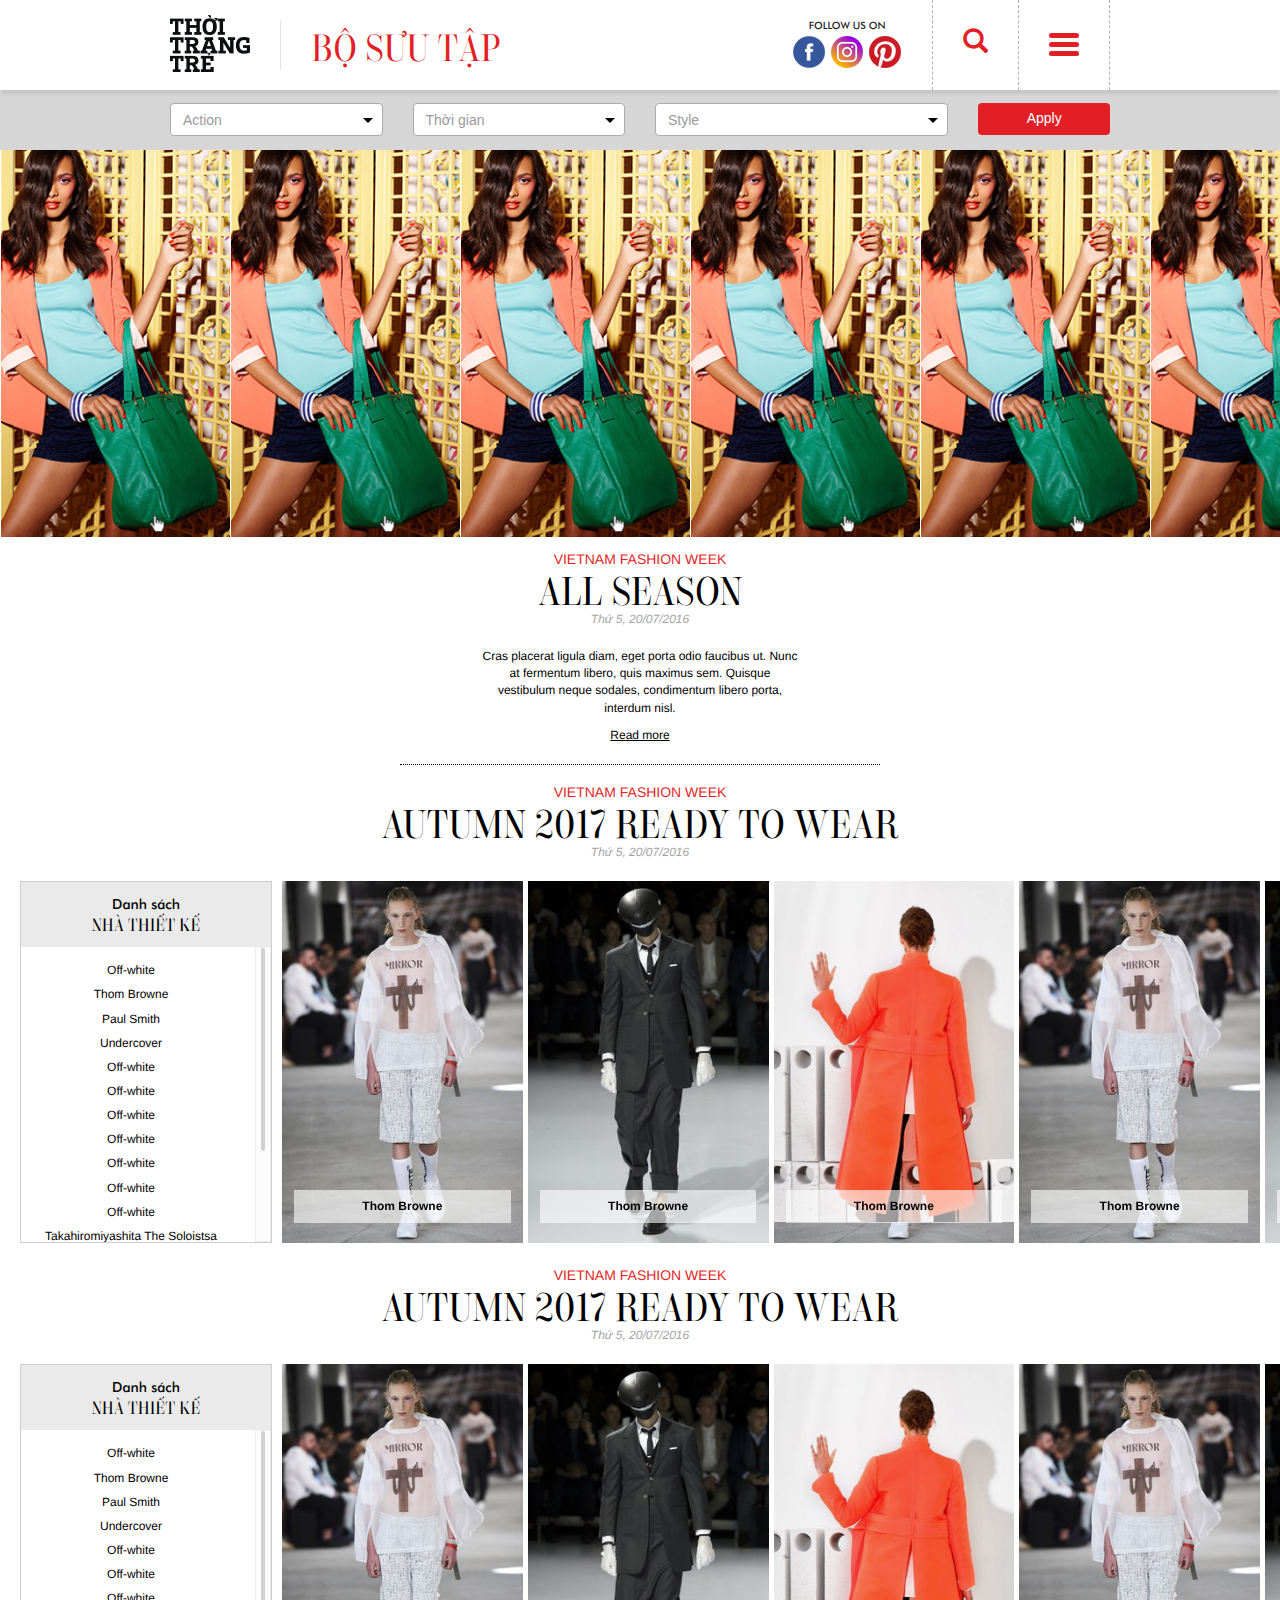
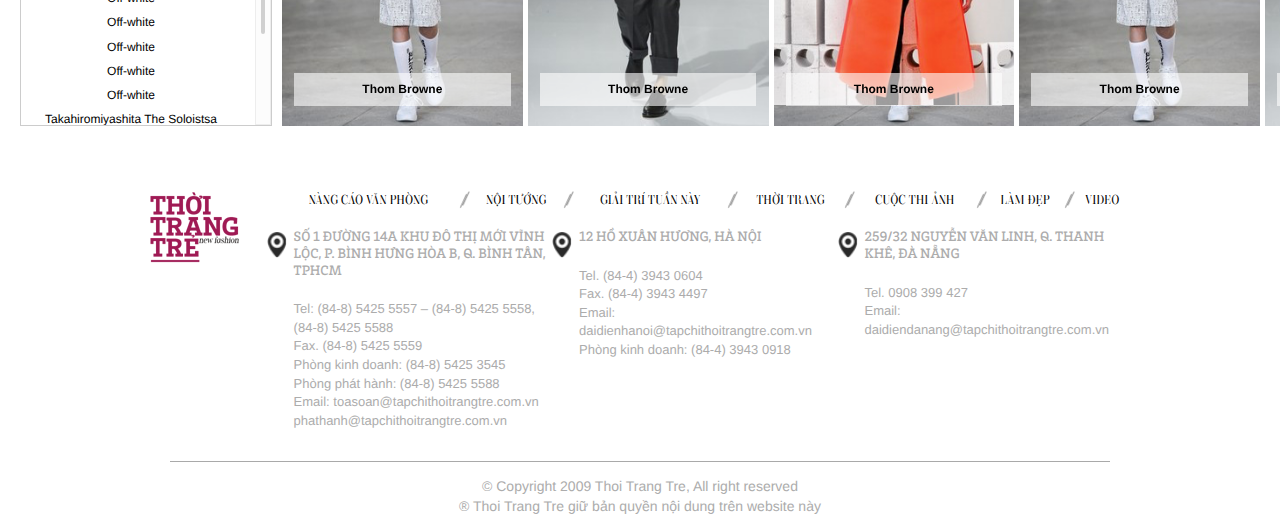
<file: html/index.html>
<!DOCTYPE html>
<html lang="en">
<head>
    <meta charset="UTF-8">
    <title></title>
    <meta content="width=device-width, initial-scale=1, maximum-scale=1" name="viewport">
    <meta name="format-detection" content="telephone=no">
    <!--[if lt IE 9]>
    <script language="javascript" type="text/javascript" src="js/html5.js"></script>
    <![endif]-->

    <!--[if lt IE 9]>
    <script>
        document.createElement('header');
        document.createElement('nav');
        document.createElement('section');
        document.createElement('article');
        document.createElement('aside');
        document.createElement('footer');
        document.createElement('hgroup');
    </script>

    <![endif]-->

    <script type="text/javascript" src="libs/modernizr-2.6.2-respond-1.1.0.min.js"></script>
    <link rel="stylesheet" href="css/style.css">
    <link rel="stylesheet" href="css/custom.css">
    <script type="text/javascript" src="libs/jquery-1.11.2.min.js"></script>

</head>
<body>

<!-- Load Facebook SDK for JavaScript -->
<div id="fb-root"></div>
<script>(function(d, s, id) {
    var js, fjs = d.getElementsByTagName(s)[0];
    if (d.getElementById(id)) return;
    js = d.createElement(s); js.id = id;
    js.src = "//connect.facebook.net/en_US/sdk.js#xfbml=1&version=v2.7";
    fjs.parentNode.insertBefore(js, fjs);
}(document, 'script', 'facebook-jssdk'));</script>

    <div class="wrapper">
        <header class="header">
            <div class="container">
                <div class="row">
                    <div class="col-md-6 col-sm-6 col-xs-9">
                        <h1 class="logo"><a href="javascript:void(0);"><img src="images/logo.png" alt="Thời Trang Trẻ"></a></h1>
                        <div class="box-collection">
                            BỘ SƯU TẬP
                            <div class="dropdown dropdown-collection">
                                <button aria-expanded="false" aria-haspopup="true" data-toggle="dropdown" type="button" class="btn  dropdown-toggle">
                                    <span class="icon-collection">
                                        <i class="icon icon-arrow-down-thin"></i>
                                    </span>
                                </button>
                                <ul aria-labelledby="dropdownMenu2" class="dropdown-menu">
                                    <li><a href="#">12:00</a></li>
                                    <li><a href="#">13:00</a></li>
                                    <li><a href="#">BST Việt nam</a></li>
                                    <li><a href="#">Something else here</a></li>
                                    <li><a href="#">Separated link</a></li>
                                </ul>
                            </div>

                        </div>
                    </div>
                    <div class="col-md-6 col-sm-6 col-xs-3">
                        <ul class="header-right">
                            <li class="share-social">
                                <h3>FOLLOW US ON</h3>
                                <div class="social">
                                    <a href="javascript:void(0);"><img src="images/icon_facebook.png" alt="Facebook"></a>
                                    <a href="javascript:void(0);"><img src="images/icon_instagram.png" alt="Instagram"></a>
                                    <a href="javascript:void(0);"><img src="images/icon_printerest.png" alt="Printerest"></a>
                                </div>
                            </li>
                            <li class="search active">
                                <a href="javascript:void(0);"><i class="glyphicon glyphicon-search"></i></a>
                            </li>
                            <li class="show-menu">
                                <div class="toggleBox "><button class="navToggle"><span class="nav-icon"></span></button></div>
                            </li>
                        </ul>
                    </div>
                </div>
            </div>

            <div class="search-top">
                <div class="container">
                    <input type="text" placeholder="Tìm kiếm" class="keyword" autocomplete="off">
                </div>
            </div>

            <div class="search-suggest">
                <div class="container">
                    <div class="row">
                        <ul class="search-column">
                            <li class="col-sm-3">
                                <h3>Designer (3)</h3>
                                <div class="info"><a href="javascript:void(0);"><span class="note">Nguyễn Công</span> Trí</a></div>
                                <div class="info"><a href="javascript:void(0);"><span class="note">Nguyễn Công</span> Khanh</a></div>
                                <div class="info"><a href="javascript:void(0);"><span class="note">Nguyễn Công</span> Thành</a></div>
                                <h3>Mark Up Artist (3)</h3>
                                <div class="info"><a href="javascript:void(0);"><span class="note">Nguyễn Công</span> Trí</a></div>
                                <div class="info"><a href="javascript:void(0);"><span class="note">Nguyễn Công</span> Khanh</a></div>
                                <div class="info"><a href="javascript:void(0);"><span class="note">Nguyễn Công</span> Thành</a></div>
                            </li>
                            <li class="col-sm-3">
                                <h3>Designer (3)</h3>
                                <div class="info"><a href="javascript:void(0);"><span class="note">Nguyễn Công</span> Trí</a></div>
                                <div class="info"><a href="javascript:void(0);"><span class="note">Nguyễn Công</span> Khanh</a></div>
                                <div class="info"><a href="javascript:void(0);"><span class="note">Nguyễn Công</span> Thành</a></div>
                                <h3>Mark Up Artist (3)</h3>
                                <div class="info"><a href="javascript:void(0);"><span class="note">Nguyễn Công</span> Trí</a></div>
                                <div class="info"><a href="javascript:void(0);"><span class="note">Nguyễn Công</span> Khanh</a></div>
                                <div class="info"><a href="javascript:void(0);"><span class="note">Nguyễn Công</span> Thành</a></div>
                            </li>
                            <li class="col-sm-3">
                                <h3>Designer (3)</h3>
                                <div class="info"><a href="javascript:void(0);"><span class="note">Nguyễn Công</span> Trí</a></div>
                                <div class="info"><a href="javascript:void(0);"><span class="note">Nguyễn Công</span> Khanh</a></div>
                                <div class="info"><a href="javascript:void(0);"><span class="note">Nguyễn Công</span> Thành</a></div>
                                <h3>Mark Up Artist (3)</h3>
                                <div class="info"><a href="javascript:void(0);"><span class="note">Nguyễn Công</span> Trí</a></div>
                                <div class="info"><a href="javascript:void(0);"><span class="note">Nguyễn Công</span> Khanh</a></div>
                                <div class="info"><a href="javascript:void(0);"><span class="note">Nguyễn Công</span> Thành</a></div>
                            </li>
                            <li class="col-sm-3">
                                <h3>Designer (3)</h3>
                                <div class="info"><a href="javascript:void(0);"><span class="note">Nguyễn Công</span> Trí</a></div>
                                <div class="info"><a href="javascript:void(0);"><span class="note">Nguyễn Công</span> Khanh</a></div>
                                <div class="info"><a href="javascript:void(0);"><span class="note">Nguyễn Công</span> Thành</a></div>
                                <h3>Mark Up Artist (3)</h3>
                                <div class="info"><a href="javascript:void(0);"><span class="note">Nguyễn Công</span> Trí</a></div>
                                <div class="info"><a href="javascript:void(0);"><span class="note">Nguyễn Công</span> Khanh</a></div>
                                <div class="info"><a href="javascript:void(0);"><span class="note">Nguyễn Công</span> Thành</a></div>
                            </li>
                        </ul>
                    </div>
                </div>
            </div>

        </header><!-- header -->

        <div class="navigation-top">
            <nav class="nav-top">
                <div class="search-mobile mobile-mode">
                    <input placeholder="Tìm kiếm" type="text" class="keyword">
                    <button class="btn-search"><i class="glyphicon glyphicon-search"></i></button>
                </div>
                <ul>
                    <li><a href="javascript:void(0);">TRANG CHỦ</a></li>
                    <li class="has-sub">
                        <a href="javascript:void(0);">Phong cách<span></span></a>
                        <div class="nav-sub">
                            <ul>
                                <li><a href="javascript:void(0);">LÀM ĐẸP</a></li>
                                <li><a href="javascript:void(0);">THỜI TRANG</a></li>

                            </ul>
                        </div>
                    </li>
                    <li class="has-sub">
                        <a href="/song-khoe">SỐNG KHỎE<span></span></a>
                        <div class="nav-sub" style="">
                            <ul>
                                <li><a href="/song-khoe/dac-quyen-phai-dep">ĐẶC QUYỀN PHÁI ĐẸP</a></li>
                                <li><a href="/song-khoe/dinh-duong">DINH DƯỠNG</a></li>
                                <li><a href="/song-khoe/dai-lo-nhan-sac">ĐẠI LỘ NHAN SẮC</a></li>
                                <li><a href="/song-khoe/suc-khoe">SỨC KHỎE</a></li>
                            </ul>
                        </div>
                    </li>
                    <li class="has-sub"><a href="javascript:void(0);">CHÂN DUNG<span></span></a><div class="nav-sub" style=""><ul><li class="item-161"><a href="/chan-dung/showbiz">SHOWBIZ</a></li><li class="item-162"><a href="/chan-dung/sao-quoc-te">SAO QUỐC TẾ</a></li><li class="item-163"><a href="/chan-dung/tro-chuyen-cung-sao">TRÒ CHUYỆN CÙNG SAO</a></li></ul></div></li>
                </ul>
            </nav>
        </div> <!-- navigation top -->

        <section class="site-content">
            <div class="box-filter">
                <div class="container">
                    <div class="row">
                        <div class="col-md-3 col-sm-3 col-xs-12 column">
                            <div class="dropdown">
                                <button class="btn btn-default dropdown-toggle btn-filter" type="button" data-toggle="dropdown" aria-haspopup="true" aria-expanded="false">
                                    Action
                                    <span class="caret"></span>
                                </button>
                                <ul class="dropdown-menu" aria-labelledby="dropdownMenu2">
                                    <li><a href="#">BST quốc tế</a></li>
                                    <li><a href="#">BST quốc tế</a></li>
                                    <li><a href="#">BST Việt nam</a></li>
                                    <li><a href="#">Something else here</a></li>
                                    <li><a href="#">Separated link</a></li>
                                </ul>
                            </div>

                        </div>
                        <div class="col-md-3 col-sm-3 col-xs-12 column">
                            <div class="dropdown">
                                <button class="btn btn-default dropdown-toggle btn-filter" type="button" data-toggle="dropdown" aria-haspopup="true" aria-expanded="false">
                                    Thời gian
                                    <span class="caret"></span>
                                </button>
                                <ul class="dropdown-menu" aria-labelledby="dropdownMenu2">
                                    <li><a href="#">12:00</a></li>
                                    <li><a href="#">13:00</a></li>
                                    <li><a href="#">BST Việt nam</a></li>
                                    <li><a href="#">Something else here</a></li>
                                    <li><a href="#">Separated link</a></li>
                                </ul>
                            </div>
                        </div>

                        <div class="col-md-4 col-sm-4 col-xs-12 column">
                            <div class="dropdown">
                                <button class="btn btn-default dropdown-toggle btn-filter" type="button" data-toggle="dropdown" aria-haspopup="true" aria-expanded="false">
                                    Style
                                    <span class="caret"></span>
                                </button>

                                <div class="dropdown-menu designer" aria-labelledby="dropdownMenu2">
                                    <div class="filter-scrollbar">
                                        <h3 id="A">A</h3>
                                        <ul>
                                            <li><a href="#">BST quốc tế</a></li>
                                            <li><a href="#">BST quốc tế</a></li>
                                            <li><a href="#">BST Việt nam</a></li>
                                            <li><a href="#">Something else here</a></li>
                                            <li><a href="#">Separated link</a></li>

                                            <li><a href="#">BST quốc tế</a></li>
                                            <li><a href="#">BST quốc tế</a></li>
                                            <li><a href="#">BST Việt nam</a></li>
                                            <li><a href="#">Something else here</a></li>
                                            <li><a href="#">Separated link</a></li>

                                            <li><a href="#">BST quốc tế</a></li>
                                            <li><a href="#">BST quốc tế</a></li>
                                            <li><a href="#">BST Việt nam</a></li>
                                            <li><a href="#">Something else here</a></li>
                                            <li><a href="#">Separated link</a></li>
                                        </ul>

                                        <h3 id="B">B</h3>
                                        <ul>
                                            <li><a href="#">BST quốc tế</a></li>
                                            <li><a href="#">BST quốc tế</a></li>
                                            <li><a href="#">BST Việt nam</a></li>
                                            <li><a href="#">Something else here</a></li>
                                            <li><a href="#">Separated link</a></li>

                                            <li><a href="#">BST quốc tế</a></li>
                                            <li><a href="#">BST quốc tế</a></li>
                                            <li><a href="#">BST Việt nam</a></li>
                                            <li><a href="#">Something else here</a></li>
                                            <li><a href="#">Separated link</a></li>

                                            <li><a href="#">BST quốc tế</a></li>
                                            <li><a href="#">BST quốc tế</a></li>
                                            <li><a href="#">BST Việt nam</a></li>
                                            <li><a href="#">Something else here</a></li>
                                            <li><a href="#">Separated link</a></li>
                                        </ul>

                                        <h3 id="C">C</h3>
                                        <ul>
                                            <li><a href="#">BST quốc tế</a></li>
                                            <li><a href="#">BST quốc tế</a></li>
                                            <li><a href="#">BST Việt nam</a></li>
                                            <li><a href="#">Something else here</a></li>
                                            <li><a href="#">Separated link</a></li>

                                            <li><a href="#">BST quốc tế</a></li>
                                            <li><a href="#">BST quốc tế</a></li>
                                            <li><a href="#">BST Việt nam</a></li>
                                            <li><a href="#">Something else here</a></li>
                                            <li><a href="#">Separated link</a></li>

                                            <li><a href="#">BST quốc tế</a></li>
                                            <li><a href="#">BST quốc tế</a></li>
                                            <li><a href="#">BST Việt nam</a></li>
                                            <li><a href="#">Something else here</a></li>
                                            <li><a href="#">Separated link</a></li>
                                        </ul>

                                    </div>
                                    <div class="scroll-to">
                                        <a href="#A">A</a>
                                        <a href="#B">B</a>
                                        <a href="#C">C</a>
                                        <a href="#D">D</a>
                                        <a href="#E">E</a>
                                        <a href="#F">F</a>
                                        <a href="#G">G</a>
                                        <a href="#H">H</a>
                                        <a href="#I">I</a>
                                        <a href="#J">J</a>
                                        <a href="#K">K</a>
                                        <a href="#L">L</a>
                                        <a href="#M">M</a>
                                        <a href="#N">N</a>
                                        <a href="#O">O</a>
                                        <a href="#P">P</a>
                                        <a href="#Q">Q</a>
                                        <a href="#R">R</a>
                                        <a href="#S">S</a>
                                        <a href="#T">T</a>
                                        <a href="#U">U</a>
                                        <a href="#V">V</a>
                                        <a href="#W">W</a>
                                        <a href="#X">X</a>
                                        <a href="#Y">Y</a>
                                        <a href="#Z">Z</a>
                                        <a href="#">#</a>
                                    </div>
                                </div>

                            </div>
                        </div>

                        <div class="col-md-2 col-sm-2 col-xs-12 column">
                            <input type="button" class="btn btn-default btn-apply" value="Apply">
                        </div>
                    </div>

                </div>
            </div> <!-- filter -->



                <div class="banner-home">
                    <div class="carousel-style carousel-home">
                        <div class="item">
                            <div class="thumbnail ttt-thumbnail">
                                <img src="upload/thumb-gallery/thumb-bannerhome-1.jpg" alt="">
                            </div>
                            <div class="caption">
                                <h3><a href="javascript:void(0);">Thom Browne</a></h3>
                            </div>
                        </div> <!-- item -->
                        <div class="item">
                            <div class="thumbnail ttt-thumbnail">
                                <img src="upload/thumb-gallery/thumb-bannerhome-1.jpg" alt="">
                            </div>
                            <div class="caption">
                                <h3><a href="javascript:void(0);">Thom Browne</a></h3>
                            </div>
                        </div><!-- item -->
                        <div class="item">
                            <div class="thumbnail ttt-thumbnail">
                                <img src="upload/thumb-gallery/thumb-bannerhome-1.jpg" alt="">
                            </div>
                            <div class="caption">
                                <h3><a href="javascript:void(0);">Thom Browne</a></h3>
                            </div>
                        </div><!-- item -->
                        <div class="item">
                            <div class="thumbnail ttt-thumbnail">
                                <img src="upload/thumb-gallery/thumb-bannerhome-1.jpg" alt="">
                            </div>
                            <div class="caption">
                                <h3><a href="javascript:void(0);">Thom Browne</a></h3>
                            </div>
                        </div><!-- item -->
                        <div class="item">
                            <div class="thumbnail ttt-thumbnail">
                                <img src="upload/thumb-gallery/thumb-bannerhome-1.jpg" alt="">
                            </div>
                            <div class="caption">
                                <h3><a href="javascript:void(0);">Thom Browne</a></h3>
                            </div>
                        </div><!-- item -->
                        <div class="item">
                            <div class="thumbnail ttt-thumbnail">
                                <img src="upload/thumb-gallery/thumb-bannerhome-1.jpg" alt="">
                            </div>
                            <div class="caption">
                                <h3><a href="javascript:void(0);">Thom Browne</a></h3>
                            </div>
                        </div><!-- item -->
                        <div class="item">
                            <div class="thumbnail ttt-thumbnail">
                                <img src="upload/thumb-gallery/thumb-bannerhome-1.jpg" alt="">
                            </div>
                            <div class="caption ttt-caption">
                                <h3><a href="javascript:void(0);">Thom Browne</a></h3>
                            </div>
                        </div><!-- item -->
                    </div> <!-- bannner -->
                </div>

            <div class="container">
                <div class="widget-title">
                    <h3>VIETNAM FASHION WEEK</h3>
                    <h2>ALL SEASON</h2>
                    <div class="date">Thứ 5, 20/07/2016</div>
                </div>

                <div class="description-content">
                    <p>
                        Cras placerat ligula diam, eget porta odio faucibus ut. Nunc at fermentum libero, quis maximus sem. Quisque vestibulum neque sodales, condimentum libero porta, interdum nisl.
                    </p>
                    <p>
                        <a href="javascript:void(0);" class="read-more">Read more</a>
                    </p>
                </div>
                <div class="line"></div>

            </div>

            <div class="box-designer">
                <div class="widget-title">
                    <h3>VIETNAM FASHION WEEK</h3>
                    <h2>AUTUMN 2017 READY TO WEAR</h2>
                    <div class="date">Thứ 5, 20/07/2016</div>
                </div>

                <div class="wrapper-list-designer">

                    <div class="box-filter box-filter-fashion">
                        <div class="dropdown">
                            <button aria-expanded="false" aria-haspopup="true" data-toggle="dropdown" type="button" class="btn btn-default dropdown-toggle btn-filter">
                                Danh Sách
                                <span class="title">NHÀ THIẾT KẾ</span>
                                <span class="caret"></span>
                            </button>
                            <ul aria-labelledby="dropdownMenu2" class="dropdown-menu">
                                <li><a href="#">BST quốc tế</a></li>
                                <li><a href="#">BST quốc tế</a></li>
                                <li><a href="#">BST Việt nam</a></li>
                                <li><a href="#">Something else here</a></li>
                                <li><a href="#">Separated link</a></li>
                            </ul>
                        </div>
                    </div>

                    <div class="box-list-designer">
                        <div class="list-designer">
                            <div class="title">
                                <h3><span>Danh sách</span> <br> NHÀ THIẾT KẾ</h3>
                            </div>
                            <div class="content-list-designer">
                                <ul>
                                    <li>
                                        <a href="javascript:void(0);">Off-white</a>
                                    </li>
                                    <li>
                                        <a href="javascript:void(0);">Thom Browne</a>
                                    </li>
                                    <li>
                                        <a href="javascript:void(0);">Paul Smith</a>
                                    </li>
                                    <li>
                                        <a href="javascript:void(0);">Undercover</a>
                                    </li>
                                    <li>
                                        <a href="javascript:void(0);">Off-white</a>
                                    </li>
                                    <li>
                                        <a href="javascript:void(0);">Off-white</a>
                                    </li>
                                    <li>
                                        <a href="javascript:void(0);">Off-white</a>
                                    </li>
                                    <li>
                                        <a href="javascript:void(0);">Off-white</a>
                                    </li>
                                    <li>
                                        <a href="javascript:void(0);">Off-white</a>
                                    </li>
                                    <li>
                                        <a href="javascript:void(0);">Off-white</a>
                                    </li>
                                    <li>
                                        <a href="javascript:void(0);">Off-white</a>
                                    </li>
                                    <li>
                                        <a href="javascript:void(0);">Takahiromiyashita The Soloistsa</a>
                                    </li>

                                    <li>
                                        <a href="javascript:void(0);">Officine Generale</a>
                                    </li>
                                    <li>
                                        <a href="javascript:void(0);">Lanvin</a>
                                    </li>

                                    <li>
                                        <a href="javascript:void(0);">Off-white</a>
                                    </li>
                                    <li>
                                        <a href="javascript:void(0);">Off-white</a>
                                    </li>
                                </ul>


                            </div>
                        </div>
                    </div>




                    <div class="wrapper-slider-designer">
                        <div class="slider-designer">
                            <div class="carousel-style carousel-style-4">
                                <div class="item">
                                    <div class="thumbnail ttt-thumbnail">
                                        <a href="javascript:void(0);"><img src="upload/thumb-gallery/thumb-collection-1.jpg" alt=""></a>
                                    </div>
                                    <div class="caption ttt-caption">
                                        <h3>
                                            <a href="javascript:void(0);">Thom Browne</a>
                                        </h3>
                                    </div>
                                </div> <!-- item -->
                                <div class="item">
                                    <div class="thumbnail ttt-thumbnail">
                                        <a href="javascript:void(0);"><img src="upload/thumb-gallery/thumb-collection-2.jpg" alt=""></a>
                                    </div>
                                    <div class="caption ttt-caption">
                                        <h3>
                                            <a href="javascript:void(0);">Thom Browne</a>
                                        </h3>
                                    </div>
                                </div> <!-- item -->
                                <div class="item">
                                    <div class="thumbnail ttt-thumbnail">
                                        <a href="javascript:void(0);"><img src="upload/thumb-gallery/thumb-collection-3.jpg" alt=""></a>
                                    </div>
                                    <div class="caption ttt-caption">
                                        <h3>
                                            <a href="javascript:void(0);">Thom Browne</a>
                                        </h3>
                                    </div>
                                </div> <!-- item -->
                                <div class="item">
                                    <div class="thumbnail ttt-thumbnail">
                                        <a href="javascript:void(0);"><img src="upload/thumb-gallery/thumb-collection-1.jpg" alt=""></a>
                                    </div>
                                    <div class="caption ttt-caption">
                                        <h3>
                                            <a href="javascript:void(0);">Thom Browne</a>
                                        </h3>
                                    </div>
                                </div> <!-- item -->
                                <div class="item">
                                    <div class="thumbnail ttt-thumbnail">
                                        <a href="javascript:void(0);"><img src="upload/thumb-gallery/thumb-collection-2.jpg" alt=""></a>
                                    </div>
                                    <div class="caption ttt-caption">
                                        <h3>
                                            <a href="javascript:void(0);">Thom Browne</a>
                                        </h3>
                                    </div>
                                </div> <!-- item -->
                                <div class="item">
                                    <div class="thumbnail ttt-thumbnail">
                                        <a href="javascript:void(0);"><img src="upload/thumb-gallery/thumb-collection-3.jpg" alt=""></a>
                                    </div>
                                    <div class="caption ttt-caption">
                                        <h3>
                                            <a href="javascript:void(0);">Thom Browne</a>
                                        </h3>
                                    </div>
                                </div> <!-- item -->
                                <div class="item">
                                    <div class="thumbnail ttt-thumbnail">
                                        <a href="javascript:void(0);"><img src="upload/thumb-gallery/thumb-collection-1.jpg" alt=""></a>
                                    </div>
                                    <div class="caption ttt-caption">
                                        <h3>
                                            <a href="javascript:void(0);">Thom Browne</a>
                                        </h3>
                                    </div>
                                </div> <!-- item -->
                            </div>
                        </div>

                    </div>

                </div> <!-- list designer -->

                <div class="widget-title">
                    <h3>VIETNAM FASHION WEEK</h3>
                    <h2>AUTUMN 2017 READY TO WEAR</h2>
                    <div class="date">Thứ 5, 20/07/2016</div>
                </div>

                <div class="wrapper-list-designer">

                    <div class="box-filter box-filter-fashion">
                        <div class="dropdown">
                            <button aria-expanded="false" aria-haspopup="true" data-toggle="dropdown" type="button" class="btn btn-default dropdown-toggle btn-filter">
                                Danh Sách
                                <span class="title">NHÀ THIẾT KẾ</span>
                                <span class="caret"></span>
                            </button>
                            <ul aria-labelledby="dropdownMenu2" class="dropdown-menu">
                                <li><a href="#">BST quốc tế</a></li>
                                <li><a href="#">BST quốc tế</a></li>
                                <li><a href="#">BST Việt nam</a></li>
                                <li><a href="#">Something else here</a></li>
                                <li><a href="#">Separated link</a></li>
                            </ul>
                        </div>
                    </div>

                    <div class="box-list-designer">
                        <div class="list-designer">
                            <div class="title">
                                <h3><span>Danh sách</span> <br> NHÀ THIẾT KẾ</h3>
                            </div>
                            <div class="content-list-designer">
                                <ul>
                                    <li>
                                        <a href="javascript:void(0);">Off-white</a>
                                    </li>
                                    <li>
                                        <a href="javascript:void(0);">Thom Browne</a>
                                    </li>
                                    <li>
                                        <a href="javascript:void(0);">Paul Smith</a>
                                    </li>
                                    <li>
                                        <a href="javascript:void(0);">Undercover</a>
                                    </li>
                                    <li>
                                        <a href="javascript:void(0);">Off-white</a>
                                    </li>
                                    <li>
                                        <a href="javascript:void(0);">Off-white</a>
                                    </li>
                                    <li>
                                        <a href="javascript:void(0);">Off-white</a>
                                    </li>
                                    <li>
                                        <a href="javascript:void(0);">Off-white</a>
                                    </li>
                                    <li>
                                        <a href="javascript:void(0);">Off-white</a>
                                    </li>
                                    <li>
                                        <a href="javascript:void(0);">Off-white</a>
                                    </li>
                                    <li>
                                        <a href="javascript:void(0);">Off-white</a>
                                    </li>
                                    <li>
                                        <a href="javascript:void(0);">Takahiromiyashita The Soloistsa</a>
                                    </li>

                                    <li>
                                        <a href="javascript:void(0);">Officine Generale</a>
                                    </li>
                                    <li>
                                        <a href="javascript:void(0);">Lanvin</a>
                                    </li>

                                    <li>
                                        <a href="javascript:void(0);">Off-white</a>
                                    </li>
                                    <li>
                                        <a href="javascript:void(0);">Off-white</a>
                                    </li>
                                </ul>


                            </div>
                        </div>
                    </div>


                    <div class="wrapper-slider-designer">
                        <div class="slider-designer">
                            <div class="carousel-style carousel-style-4">
                                <div class="item">
                                    <div class="thumbnail ttt-thumbnail">
                                        <a href="javascript:void(0);"><img src="upload/thumb-gallery/thumb-collection-1.jpg" alt=""></a>
                                    </div>
                                    <div class="caption ttt-caption">
                                        <h3>
                                            <a href="javascript:void(0);">Thom Browne</a>
                                        </h3>
                                    </div>
                                </div> <!-- item -->
                                <div class="item">
                                    <div class="thumbnail ttt-thumbnail">
                                        <a href="javascript:void(0);"><img src="upload/thumb-gallery/thumb-collection-2.jpg" alt=""></a>
                                    </div>
                                    <div class="caption ttt-caption">
                                        <h3>
                                            <a href="javascript:void(0);">Thom Browne</a>
                                        </h3>
                                    </div>
                                </div> <!-- item -->
                                <div class="item">
                                    <div class="thumbnail ttt-thumbnail">
                                        <a href="javascript:void(0);"><img src="upload/thumb-gallery/thumb-collection-3.jpg" alt=""></a>
                                    </div>
                                    <div class="caption ttt-caption">
                                        <h3>
                                            <a href="javascript:void(0);">Thom Browne</a>
                                        </h3>
                                    </div>
                                </div> <!-- item -->
                                <div class="item">
                                    <div class="thumbnail ttt-thumbnail">
                                        <a href="javascript:void(0);"><img src="upload/thumb-gallery/thumb-collection-1.jpg" alt=""></a>
                                    </div>
                                    <div class="caption ttt-caption">
                                        <h3>
                                            <a href="javascript:void(0);">Thom Browne</a>
                                        </h3>
                                    </div>
                                </div> <!-- item -->
                                <div class="item">
                                    <div class="thumbnail ttt-thumbnail">
                                        <a href="javascript:void(0);"><img src="upload/thumb-gallery/thumb-collection-2.jpg" alt=""></a>
                                    </div>
                                    <div class="caption ttt-caption">
                                        <h3>
                                            <a href="javascript:void(0);">Thom Browne</a>
                                        </h3>
                                    </div>
                                </div> <!-- item -->
                                <div class="item">
                                    <div class="thumbnail ttt-thumbnail">
                                        <a href="javascript:void(0);"><img src="upload/thumb-gallery/thumb-collection-3.jpg" alt=""></a>
                                    </div>
                                    <div class="caption ttt-caption">
                                        <h3>
                                            <a href="javascript:void(0);">Thom Browne</a>
                                        </h3>
                                    </div>
                                </div> <!-- item -->
                                <div class="item">
                                    <div class="thumbnail ttt-thumbnail">
                                        <a href="javascript:void(0);"><img src="upload/thumb-gallery/thumb-collection-1.jpg" alt=""></a>
                                    </div>
                                    <div class="caption ttt-caption">
                                        <h3>
                                            <a href="javascript:void(0);">Thom Browne</a>
                                        </h3>
                                    </div>
                                </div> <!-- item -->
                            </div>
                        </div>

                    </div>

                </div> <!-- list designer -->
            </div>

        </section>

        <section class="bottom">

            <div class="container">

                <div class="row">
                    <h1 class="logo-footer"><a href="javascript:void(0);"><img alt="Thời trang trẻ" src="images/logoFooter.png"></a></h1>
                    <nav class="nav-footer">
                        <ul>

                            <li><a href="javascript:void(0);">NÀNG CÁO VĂN PHÒNG</a></li>
                            <li><a href="javascript:void(0);">NỘI TƯỚNG</a></li>
                            <li><a href="javascript:void(0);">GIẢI TRÍ TUẦN NÀY</a></li>
                            <li><a href="javascript:void(0);">THỜI TRANG</a></li>
                            <li><a href="javascript:void(0);">CUỘC THI ẢNH</a></li>
                            <li><a href="javascript:void(0);">LÀM ĐẸP</a></li>
                            <li><a href="javascript:void(0);">VIDEO</a></li>
                        </ul>
                    </nav>
                    <div class="footer-column">



                        <div class="footer-widget">
                            <h3>SỐ 1 ĐƯỜNG 14A KHU ĐÔ THỊ MỚI VĨNH LỘC, P. BÌNH HƯNG HÒA B, Q. BÌNH TÂN, TPHCM</h3>
                            <p>Tel: (84-8) 5425 5557 &ndash; (84-8) 5425 5558, (84-8) 5425 5588<br>
                                Fax. (84-8) 5425 5559<br>
                                Phòng kinh doanh: (84-8) 5425 3545<br>
                                Phòng phát hành: (84-8) 5425 5588<br>
                                Email: toasoan@tapchithoitrangtre.com.vn<br>
                                phathanh@tapchithoitrangtre.com.vn</p>
                        </div>

                        <div class="footer-widget">
                            <h3>12 HỒ XUÂN HƯƠNG, HÀ NỘI</h3>
                            <p>Tel. (84-4) 3943 0604<br>
                                Fax. (84-4) 3943 4497<br>
                                Email: daidienhanoi@tapchithoitrangtre.com.vn<br>
                                Phòng kinh doanh: (84-4) 3943 0918</p>
                        </div>

                        <div class="footer-widget">
                            <h3>259/32 NGUYỄN VĂN LINH, Q. THANH KHÊ, ĐÀ NẴNG</h3>
                            <p> Tel. 0908 399 427 <br>
                                Email: daidiendanang@tapchithoitrangtre.com.vn</p>
                        </div>

                    </div>
                </div>

            </div>
        </section> <!-- bottom -->

        <div class="footer">
            <div class="container">
                <div class="row copyright">
                    <p>&copy; Copyright 2009 Thoi Trang Tre, All right reserved<br>
                        &reg; Thoi Trang Tre giữ bản quyền nội dung trên website này</p>
                </div>
            </div>
        </div>

    </div>

    <div class="page-loading"></div>

    <script type="text/javascript" src="libs/owl.carousel.js"></script>
    <script type="text/javascript" src="libs/jquery.validate.js"></script>
    <script type="text/javascript" src="libs/bootstrap.min.js"></script>
    <script type="text/javascript" src="libs/jquery.bxslider.min.js"></script>
    <script type="text/javascript" src="libs/jquery.mCustomScrollbar.min.js"></script>
    <script type="text/javascript" src="js/script.js"></script>
</body>
</html>
</file>
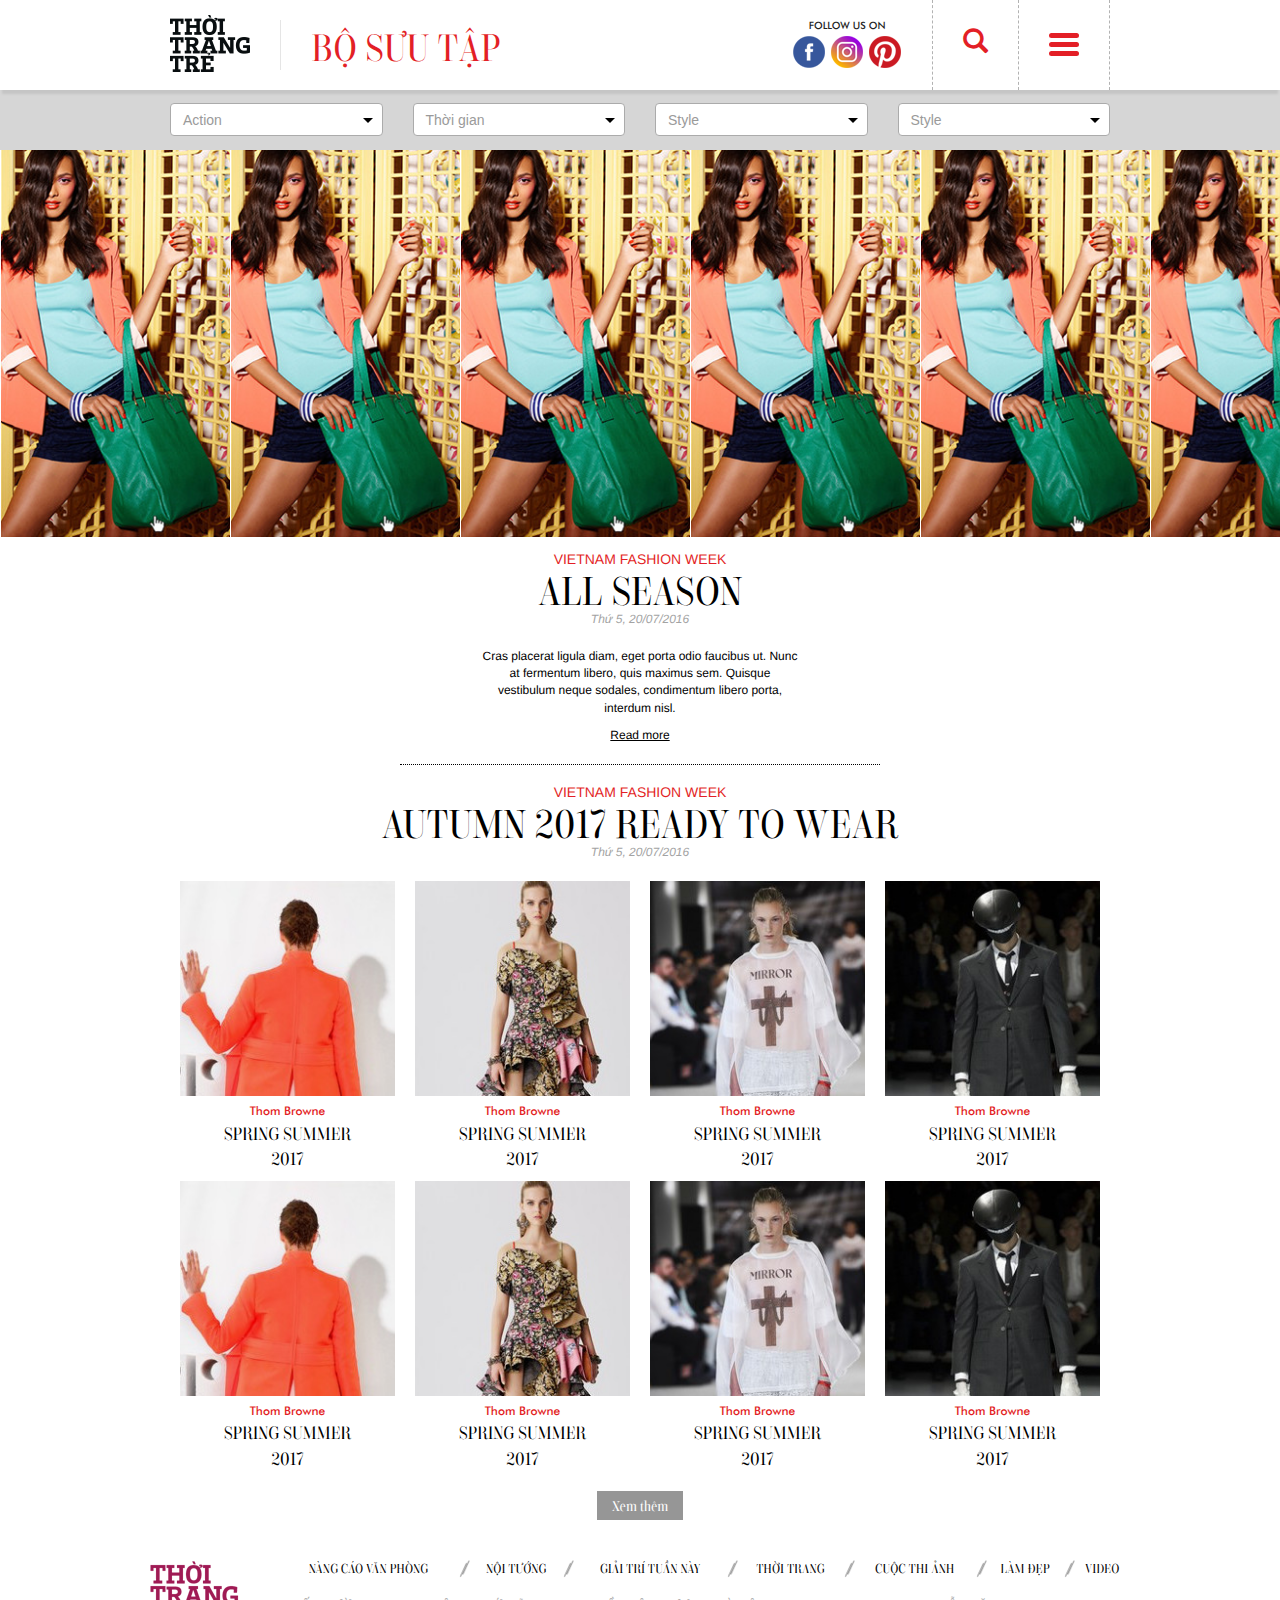
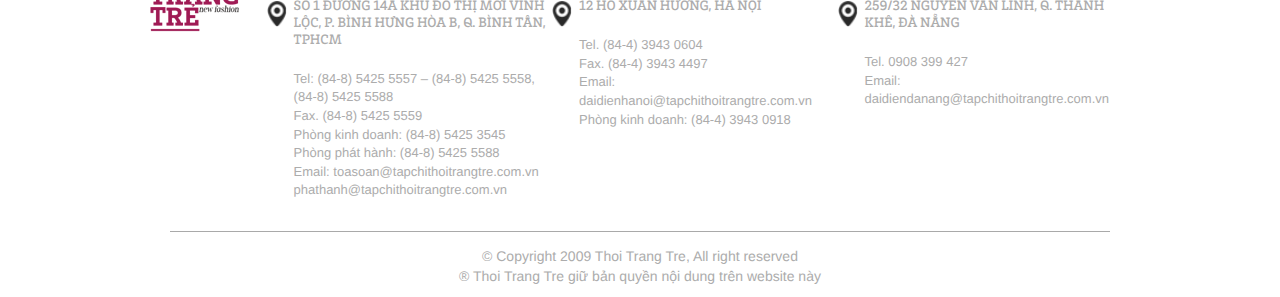
<file: html/filter.html>
<!DOCTYPE html>
<html lang="en">
<head>
    <meta charset="UTF-8">
    <title></title>
    <meta content="width=device-width, initial-scale=1, maximum-scale=1" name="viewport">
    <meta name="format-detection" content="telephone=no">
    <!--[if lt IE 9]>
    <script language="javascript" type="text/javascript" src="js/html5.js"></script>
    <![endif]-->

    <!--[if lt IE 9]>
    <script>
        document.createElement('header');
        document.createElement('nav');
        document.createElement('section');
        document.createElement('article');
        document.createElement('aside');
        document.createElement('footer');
        document.createElement('hgroup');
    </script>

    <![endif]-->

    <script type="text/javascript" src="libs/modernizr-2.6.2-respond-1.1.0.min.js"></script>
    <link rel="stylesheet" href="css/style.css">
    <link rel="stylesheet" href="css/custom.css">
    <script type="text/javascript" src="libs/jquery-1.11.2.min.js"></script>

</head>
<body>

<!-- Load Facebook SDK for JavaScript -->
<div id="fb-root"></div>
<script>(function(d, s, id) {
    var js, fjs = d.getElementsByTagName(s)[0];
    if (d.getElementById(id)) return;
    js = d.createElement(s); js.id = id;
    js.src = "//connect.facebook.net/en_US/sdk.js#xfbml=1&version=v2.7";
    fjs.parentNode.insertBefore(js, fjs);
}(document, 'script', 'facebook-jssdk'));</script>

<div class="wrapper">
    <header class="header">
        <div class="container">
            <div class="row">
                <div class="col-md-5 col-sm-5 col-xs-12">
                    <h1 class="logo"><a href="javascript:void(0);"><img src="images/logo.png" alt="Thời Trang Trẻ"></a></h1>
                    <div class="box-collection">
                        BỘ SƯU TẬP
                    </div>
                </div>
                <div class="col-md-7 col-sm-7 col-xs-12">
                    <ul class="header-right">
                        <li class="share-social">
                            <h3>FOLLOW US ON</h3>
                            <div class="social">
                                <a href="javascript:void(0);"><img src="images/icon_facebook.png" alt="Facebook"></a>
                                <a href="javascript:void(0);"><img src="images/icon_instagram.png" alt="Instagram"></a>
                                <a href="javascript:void(0);"><img src="images/icon_printerest.png" alt="Printerest"></a>
                            </div>
                        </li>
                        <li class="search active">
                            <a href="javascript:void(0);"><i class="glyphicon glyphicon-search"></i></a>
                        </li>
                        <li class="show-menu">
                            <div class="toggleBox "><button class="navToggle"><span class="nav-icon"></span></button></div>
                        </li>
                    </ul>
                </div>
            </div>
        </div>

        <div class="search-top">
            <div class="container">
                <input type="text" placeholder="Tìm kiếm" class="keyword" autocomplete="off">
            </div>
        </div>

        <div class="search-suggest">
            <div class="container">
                <div class="row">
                    <ul class="search-column">
                        <li class="col-sm-3">
                            <h3>Designer (3)</h3>
                            <div class="info"><a href="javascript:void(0);"><span class="note">Nguyễn Công</span> Trí</a></div>
                            <div class="info"><a href="javascript:void(0);"><span class="note">Nguyễn Công</span> Khanh</a></div>
                            <div class="info"><a href="javascript:void(0);"><span class="note">Nguyễn Công</span> Thành</a></div>
                            <h3>Mark Up Artist (3)</h3>
                            <div class="info"><a href="javascript:void(0);"><span class="note">Nguyễn Công</span> Trí</a></div>
                            <div class="info"><a href="javascript:void(0);"><span class="note">Nguyễn Công</span> Khanh</a></div>
                            <div class="info"><a href="javascript:void(0);"><span class="note">Nguyễn Công</span> Thành</a></div>
                        </li>
                        <li class="col-sm-3">
                            <h3>Designer (3)</h3>
                            <div class="info"><a href="javascript:void(0);"><span class="note">Nguyễn Công</span> Trí</a></div>
                            <div class="info"><a href="javascript:void(0);"><span class="note">Nguyễn Công</span> Khanh</a></div>
                            <div class="info"><a href="javascript:void(0);"><span class="note">Nguyễn Công</span> Thành</a></div>
                            <h3>Mark Up Artist (3)</h3>
                            <div class="info"><a href="javascript:void(0);"><span class="note">Nguyễn Công</span> Trí</a></div>
                            <div class="info"><a href="javascript:void(0);"><span class="note">Nguyễn Công</span> Khanh</a></div>
                            <div class="info"><a href="javascript:void(0);"><span class="note">Nguyễn Công</span> Thành</a></div>
                        </li>
                        <li class="col-sm-3">
                            <h3>Designer (3)</h3>
                            <div class="info"><a href="javascript:void(0);"><span class="note">Nguyễn Công</span> Trí</a></div>
                            <div class="info"><a href="javascript:void(0);"><span class="note">Nguyễn Công</span> Khanh</a></div>
                            <div class="info"><a href="javascript:void(0);"><span class="note">Nguyễn Công</span> Thành</a></div>
                            <h3>Mark Up Artist (3)</h3>
                            <div class="info"><a href="javascript:void(0);"><span class="note">Nguyễn Công</span> Trí</a></div>
                            <div class="info"><a href="javascript:void(0);"><span class="note">Nguyễn Công</span> Khanh</a></div>
                            <div class="info"><a href="javascript:void(0);"><span class="note">Nguyễn Công</span> Thành</a></div>
                        </li>
                        <li class="col-sm-3">
                            <h3>Designer (3)</h3>
                            <div class="info"><a href="javascript:void(0);"><span class="note">Nguyễn Công</span> Trí</a></div>
                            <div class="info"><a href="javascript:void(0);"><span class="note">Nguyễn Công</span> Khanh</a></div>
                            <div class="info"><a href="javascript:void(0);"><span class="note">Nguyễn Công</span> Thành</a></div>
                            <h3>Mark Up Artist (3)</h3>
                            <div class="info"><a href="javascript:void(0);"><span class="note">Nguyễn Công</span> Trí</a></div>
                            <div class="info"><a href="javascript:void(0);"><span class="note">Nguyễn Công</span> Khanh</a></div>
                            <div class="info"><a href="javascript:void(0);"><span class="note">Nguyễn Công</span> Thành</a></div>
                        </li>
                    </ul>
                </div>
            </div>
        </div>

    </header><!-- header -->

    <div class="navigation-top">
        <nav class="nav-top">
            <ul>
                <li><a href="javascript:void(0);"><i class="glyphicon glyphicon-home"> </i></a></li>
                <li class="has-sub">
                    <a href="javascript:void(0);">Phong cách<span></span></a>
                    <div class="nav-sub">
                        <ul>
                            <li><a href="javascript:void(0);">LÀM ĐẸP</a></li>
                            <li><a href="javascript:void(0);">THỜI TRANG</a></li>

                        </ul>
                    </div>
                </li>
                <li class="has-sub">
                    <a href="/song-khoe">SỐNG KHỎE<span></span></a>
                    <div class="nav-sub" style="">
                        <ul>
                            <li><a href="/song-khoe/dac-quyen-phai-dep">ĐẶC QUYỀN PHÁI ĐẸP</a></li>
                            <li><a href="/song-khoe/dinh-duong">DINH DƯỠNG</a></li>
                            <li><a href="/song-khoe/dai-lo-nhan-sac">ĐẠI LỘ NHAN SẮC</a></li>
                            <li><a href="/song-khoe/suc-khoe">SỨC KHỎE</a></li>
                        </ul>
                    </div>
                </li>
                <li class="has-sub"><a href="javascript:void(0);">CHÂN DUNG<span></span></a><div class="nav-sub" style=""><ul><li class="item-161"><a href="/chan-dung/showbiz">SHOWBIZ</a></li><li class="item-162"><a href="/chan-dung/sao-quoc-te">SAO QUỐC TẾ</a></li><li class="item-163"><a href="/chan-dung/tro-chuyen-cung-sao">TRÒ CHUYỆN CÙNG SAO</a></li></ul></div></li>
            </ul>
        </nav>
    </div> <!-- navigation top -->

    <section class="site-content">
        <div class="box-filter">
            <div class="container">
                <div class="row">
                    <div class="col-md-3 col-sm-3 col-xs-12 column">
                        <div class="dropdown">
                            <button class="btn btn-default dropdown-toggle btn-filter" type="button" data-toggle="dropdown" aria-haspopup="true" aria-expanded="false">
                                Action
                                <span class="caret"></span>
                            </button>
                            <ul class="dropdown-menu" aria-labelledby="dropdownMenu2">
                                <li><a href="#">BST quốc tế</a></li>
                                <li><a href="#">BST quốc tế</a></li>
                                <li><a href="#">BST Việt nam</a></li>
                                <li><a href="#">Something else here</a></li>
                                <li><a href="#">Separated link</a></li>
                            </ul>
                        </div>

                    </div>
                    <div class="col-md-3 col-sm-3 col-xs-12 column">
                        <div class="dropdown">
                            <button class="btn btn-default dropdown-toggle btn-filter" type="button" data-toggle="dropdown" aria-haspopup="true" aria-expanded="false">
                                Thời gian
                                <span class="caret"></span>
                            </button>
                            <ul class="dropdown-menu" aria-labelledby="dropdownMenu2">
                                <li><a href="#">12:00</a></li>
                                <li><a href="#">13:00</a></li>
                                <li><a href="#">BST Việt nam</a></li>
                                <li><a href="#">Something else here</a></li>
                                <li><a href="#">Separated link</a></li>
                            </ul>
                        </div>
                    </div>
                    <div class="col-md-3 col-sm-3 col-xs-12 column">
                        <div class="dropdown">
                            <button class="btn btn-default dropdown-toggle btn-filter" type="button" data-toggle="dropdown" aria-haspopup="true" aria-expanded="false">
                                Style
                                <span class="caret"></span>
                            </button>
                            <ul class="dropdown-menu" aria-labelledby="dropdownMenu2">
                                <li><a href="#">BST quốc tế</a></li>
                                <li><a href="#">BST quốc tế</a></li>
                                <li><a href="#">BST Việt nam</a></li>
                                <li><a href="#">Something else here</a></li>
                                <li><a href="#">Separated link</a></li>
                            </ul>
                        </div>
                    </div>
                    <div class="col-md-3 col-sm-3 col-xs-12 column">
                        <div class="dropdown">
                            <button class="btn btn-default dropdown-toggle btn-filter" type="button" data-toggle="dropdown" aria-haspopup="true" aria-expanded="false">
                                Style
                                <span class="caret"></span>
                            </button>

                            <div class="dropdown-menu designer" aria-labelledby="dropdownMenu2">
                                <div class="filter-scrollbar">
                                    <h3 id="A">A</h3>
                                    <ul>
                                        <li><a href="#">BST quốc tế</a></li>
                                        <li><a href="#">BST quốc tế</a></li>
                                        <li><a href="#">BST Việt nam</a></li>
                                        <li><a href="#">Something else here</a></li>
                                        <li><a href="#">Separated link</a></li>

                                        <li><a href="#">BST quốc tế</a></li>
                                        <li><a href="#">BST quốc tế</a></li>
                                        <li><a href="#">BST Việt nam</a></li>
                                        <li><a href="#">Something else here</a></li>
                                        <li><a href="#">Separated link</a></li>

                                        <li><a href="#">BST quốc tế</a></li>
                                        <li><a href="#">BST quốc tế</a></li>
                                        <li><a href="#">BST Việt nam</a></li>
                                        <li><a href="#">Something else here</a></li>
                                        <li><a href="#">Separated link</a></li>
                                    </ul>

                                    <h3 id="B">B</h3>
                                    <ul>
                                        <li><a href="#">BST quốc tế</a></li>
                                        <li><a href="#">BST quốc tế</a></li>
                                        <li><a href="#">BST Việt nam</a></li>
                                        <li><a href="#">Something else here</a></li>
                                        <li><a href="#">Separated link</a></li>

                                        <li><a href="#">BST quốc tế</a></li>
                                        <li><a href="#">BST quốc tế</a></li>
                                        <li><a href="#">BST Việt nam</a></li>
                                        <li><a href="#">Something else here</a></li>
                                        <li><a href="#">Separated link</a></li>

                                        <li><a href="#">BST quốc tế</a></li>
                                        <li><a href="#">BST quốc tế</a></li>
                                        <li><a href="#">BST Việt nam</a></li>
                                        <li><a href="#">Something else here</a></li>
                                        <li><a href="#">Separated link</a></li>
                                    </ul>

                                    <h3 id="C">C</h3>
                                    <ul>
                                        <li><a href="#">BST quốc tế</a></li>
                                        <li><a href="#">BST quốc tế</a></li>
                                        <li><a href="#">BST Việt nam</a></li>
                                        <li><a href="#">Something else here</a></li>
                                        <li><a href="#">Separated link</a></li>

                                        <li><a href="#">BST quốc tế</a></li>
                                        <li><a href="#">BST quốc tế</a></li>
                                        <li><a href="#">BST Việt nam</a></li>
                                        <li><a href="#">Something else here</a></li>
                                        <li><a href="#">Separated link</a></li>

                                        <li><a href="#">BST quốc tế</a></li>
                                        <li><a href="#">BST quốc tế</a></li>
                                        <li><a href="#">BST Việt nam</a></li>
                                        <li><a href="#">Something else here</a></li>
                                        <li><a href="#">Separated link</a></li>
                                    </ul>

                                </div>
                                <div class="scroll-to">
                                    <a href="#A">A</a>
                                    <a href="#B">B</a>
                                    <a href="#C">C</a>
                                    <a href="#D">D</a>
                                    <a href="#E">E</a>
                                    <a href="#F">F</a>
                                    <a href="#G">G</a>
                                    <a href="#H">H</a>
                                    <a href="#I">I</a>
                                    <a href="#J">J</a>
                                    <a href="#K">K</a>
                                    <a href="#L">L</a>
                                    <a href="#M">M</a>
                                    <a href="#N">N</a>
                                    <a href="#O">O</a>
                                    <a href="#P">P</a>
                                    <a href="#Q">Q</a>
                                    <a href="#R">R</a>
                                    <a href="#S">S</a>
                                    <a href="#T">T</a>
                                    <a href="#U">U</a>
                                    <a href="#V">V</a>
                                    <a href="#W">W</a>
                                    <a href="#X">X</a>
                                    <a href="#Y">Y</a>
                                    <a href="#Z">Z</a>
                                    <a href="#">#</a>
                                </div>
                            </div>

                        </div>
                    </div>
                </div>

            </div>
        </div> <!-- filter -->


        <div class="banner-home">
            <div class="container banner-navigation">

            </div>
            <div class="carousel-style carousel-home">
                <div class="item">
                    <div class="thumbnail ttt-thumbnail">
                        <img src="upload/thumb-gallery/thumb-bannerhome-1.jpg" alt="">
                    </div>
                    <div class="caption">
                        <h3><a href="javascript:void(0);">Thom Browne</a></h3>
                    </div>
                </div> <!-- item -->
                <div class="item">
                    <div class="thumbnail ttt-thumbnail">
                        <img src="upload/thumb-gallery/thumb-bannerhome-1.jpg" alt="">
                    </div>
                    <div class="caption">
                        <h3><a href="javascript:void(0);">Thom Browne</a></h3>
                    </div>
                </div><!-- item -->
                <div class="item">
                    <div class="thumbnail ttt-thumbnail">
                        <img src="upload/thumb-gallery/thumb-bannerhome-1.jpg" alt="">
                    </div>
                    <div class="caption">
                        <h3><a href="javascript:void(0);">Thom Browne</a></h3>
                    </div>
                </div><!-- item -->
                <div class="item">
                    <div class="thumbnail ttt-thumbnail">
                        <img src="upload/thumb-gallery/thumb-bannerhome-1.jpg" alt="">
                    </div>
                    <div class="caption">
                        <h3><a href="javascript:void(0);">Thom Browne</a></h3>
                    </div>
                </div><!-- item -->
                <div class="item">
                    <div class="thumbnail ttt-thumbnail">
                        <img src="upload/thumb-gallery/thumb-bannerhome-1.jpg" alt="">
                    </div>
                    <div class="caption">
                        <h3><a href="javascript:void(0);">Thom Browne</a></h3>
                    </div>
                </div><!-- item -->
                <div class="item">
                    <div class="thumbnail ttt-thumbnail">
                        <img src="upload/thumb-gallery/thumb-bannerhome-1.jpg" alt="">
                    </div>
                    <div class="caption">
                        <h3><a href="javascript:void(0);">Thom Browne</a></h3>
                    </div>
                </div><!-- item -->
                <div class="item">
                    <div class="thumbnail ttt-thumbnail">
                        <img src="upload/thumb-gallery/thumb-bannerhome-1.jpg" alt="">
                    </div>
                    <div class="caption ttt-caption">
                        <h3><a href="javascript:void(0);">Thom Browne</a></h3>
                    </div>
                </div><!-- item -->
            </div> <!-- bannner -->
        </div>

        <div class="container">
            <div class="widget-title">
                <h3>VIETNAM FASHION WEEK</h3>
                <h2>ALL SEASON</h2>
                <div class="date">Thứ 5, 20/07/2016</div>
            </div>

            <div class="description-content">
                <p>
                    Cras placerat ligula diam, eget porta odio faucibus ut. Nunc at fermentum libero, quis maximus sem. Quisque vestibulum neque sodales, condimentum libero porta, interdum nisl.
                </p>
                <p>
                    <a href="javascript:void(0);" class="read-more">Read more</a>
                </p>
            </div>
            <div class="line"></div>

        </div>

        <div class="box-designer">
            <div class="widget-title">
                <h3>VIETNAM FASHION WEEK</h3>
                <h2>AUTUMN 2017 READY TO WEAR</h2>
                <div class="date">Thứ 5, 20/07/2016</div>
            </div>




        </div>


        <div class="container">
            <div class="category-3">
                <ul class="list-category-3">
                    <li class="col-sm-3 col-xs-12">
                        <div class="thumbnail ttt-thumbnail">
                            <a href="javascript:void(0);"><img src="upload/thumb-gallery/thumb-result-1.jpg" alt=""></a>
                        </div>
                        <div class="caption ttt-caption">
                            <h3><a href="javascript:void(0);">Thom Browne</a></h3>
                            <div class="name">SPRING SUMMER</div>
                            <div class="year">2017</div>
                        </div>
                    </li> <!-- item -->
                    <li class="col-sm-3 col-xs-12">
                        <div class="thumbnail ttt-thumbnail">
                            <a href="javascript:void(0);"><img src="upload/thumb-gallery/thumb-result-2.jpg" alt=""></a>
                        </div>
                        <div class="caption ttt-caption">
                            <h3><a href="javascript:void(0);">Thom Browne</a></h3>
                            <div class="name">SPRING SUMMER</div>
                            <div class="year">2017</div>
                        </div>
                    </li> <!-- item -->
                    <li class="col-sm-3 col-xs-12">
                        <div class="thumbnail ttt-thumbnail">
                            <a href="javascript:void(0);"><img src="upload/thumb-gallery/thumb-result-3.jpg" alt=""></a>
                        </div>
                        <div class="caption ttt-caption">
                            <h3><a href="javascript:void(0);">Thom Browne</a></h3>
                            <div class="name">SPRING SUMMER</div>
                            <div class="year">2017</div>
                        </div>
                    </li> <!-- item -->
                    <li class="col-sm-3 col-xs-12">
                        <div class="thumbnail ttt-thumbnail">
                            <a href="javascript:void(0);"><img src="upload/thumb-gallery/thumb-result-4.jpg" alt=""></a>
                        </div>
                        <div class="caption ttt-caption">
                            <h3><a href="javascript:void(0);">Thom Browne</a></h3>
                            <div class="name">SPRING SUMMER</div>
                            <div class="year">2017</div>
                        </div>
                    </li> <!-- item -->

                    <li class="col-sm-3 col-xs-12">
                        <div class="thumbnail ttt-thumbnail">
                            <a href="javascript:void(0);"><img src="upload/thumb-gallery/thumb-result-1.jpg" alt=""></a>
                        </div>
                        <div class="caption ttt-caption">
                            <h3><a href="javascript:void(0);">Thom Browne</a></h3>
                            <div class="name">SPRING SUMMER</div>
                            <div class="year">2017</div>
                        </div>
                    </li> <!-- item -->
                    <li class="col-sm-3 col-xs-12">
                        <div class="thumbnail ttt-thumbnail">
                            <a href="javascript:void(0);"><img src="upload/thumb-gallery/thumb-result-2.jpg" alt=""></a>
                        </div>
                        <div class="caption ttt-caption">
                            <h3><a href="javascript:void(0);">Thom Browne</a></h3>
                            <div class="name">SPRING SUMMER</div>
                            <div class="year">2017</div>
                        </div>
                    </li> <!-- item -->
                    <li class="col-sm-3 col-xs-12">
                        <div class="thumbnail ttt-thumbnail">
                            <a href="javascript:void(0);"><img src="upload/thumb-gallery/thumb-result-3.jpg" alt=""></a>
                        </div>
                        <div class="caption ttt-caption">
                            <h3><a href="javascript:void(0);">Thom Browne</a></h3>
                            <div class="name">SPRING SUMMER</div>
                            <div class="year">2017</div>
                        </div>
                    </li> <!-- item -->
                    <li class="col-sm-3 col-xs-12">
                        <div class="thumbnail ttt-thumbnail">
                            <a href="javascript:void(0);"><img src="upload/thumb-gallery/thumb-result-4.jpg" alt=""></a>
                        </div>
                        <div class="caption ttt-caption">
                            <h3><a href="javascript:void(0);">Thom Browne</a></h3>
                            <div class="name">SPRING SUMMER</div>
                            <div class="year">2017</div>
                        </div>
                    </li> <!-- item -->

                </ul>


                <div class="category-more">
                    <a href="javascript:void(0);">Xem thêm</a>
                </div>

            </div>
        </div>

    </section>

    <section class="bottom">

        <div class="container">

            <div class="row">
                <h1 class="logo-footer"><a href="javascript:void(0);"><img alt="Thời trang trẻ" src="images/logoFooter.png"></a></h1>
                <nav class="nav-footer">
                    <ul>

                        <li><a href="javascript:void(0);">NÀNG CÁO VĂN PHÒNG</a></li>
                        <li><a href="javascript:void(0);">NỘI TƯỚNG</a></li>
                        <li><a href="javascript:void(0);">GIẢI TRÍ TUẦN NÀY</a></li>
                        <li><a href="javascript:void(0);">THỜI TRANG</a></li>
                        <li><a href="javascript:void(0);">CUỘC THI ẢNH</a></li>
                        <li><a href="javascript:void(0);">LÀM ĐẸP</a></li>
                        <li><a href="javascript:void(0);">VIDEO</a></li>
                    </ul>
                </nav>
                <div class="footer-column">



                    <div class="footer-widget">
                        <h3>SỐ 1 ĐƯỜNG 14A KHU ĐÔ THỊ MỚI VĨNH LỘC, P. BÌNH HƯNG HÒA B, Q. BÌNH TÂN, TPHCM</h3>
                        <p>Tel: (84-8) 5425 5557 &ndash; (84-8) 5425 5558, (84-8) 5425 5588<br>
                            Fax. (84-8) 5425 5559<br>
                            Phòng kinh doanh: (84-8) 5425 3545<br>
                            Phòng phát hành: (84-8) 5425 5588<br>
                            Email: toasoan@tapchithoitrangtre.com.vn<br>
                            phathanh@tapchithoitrangtre.com.vn</p>
                    </div>

                    <div class="footer-widget">
                        <h3>12 HỒ XUÂN HƯƠNG, HÀ NỘI</h3>
                        <p>Tel. (84-4) 3943 0604<br>
                            Fax. (84-4) 3943 4497<br>
                            Email: daidienhanoi@tapchithoitrangtre.com.vn<br>
                            Phòng kinh doanh: (84-4) 3943 0918</p>
                    </div>

                    <div class="footer-widget">
                        <h3>259/32 NGUYỄN VĂN LINH, Q. THANH KHÊ, ĐÀ NẴNG</h3>
                        <p> Tel. 0908 399 427 <br>
                            Email: daidiendanang@tapchithoitrangtre.com.vn</p>
                    </div>

                </div>
            </div>

        </div>
    </section> <!-- bottom -->

    <div class="footer">
        <div class="container">
            <div class="row copyright">
                <p>&copy; Copyright 2009 Thoi Trang Tre, All right reserved<br>
                    &reg; Thoi Trang Tre giữ bản quyền nội dung trên website này</p>
            </div>
        </div>
    </div>

</div>

<script type="text/javascript" src="libs/owl.carousel.js"></script>
<script type="text/javascript" src="libs/jquery.validate.js"></script>
<script type="text/javascript" src="libs/bootstrap.min.js"></script>
<script type="text/javascript" src="libs/jquery.bxslider.min.js"></script>
<script type="text/javascript" src="libs/jquery.mCustomScrollbar.min.js"></script>
<script type="text/javascript" src="js/script.js"></script>
</body>
</html>
</file>
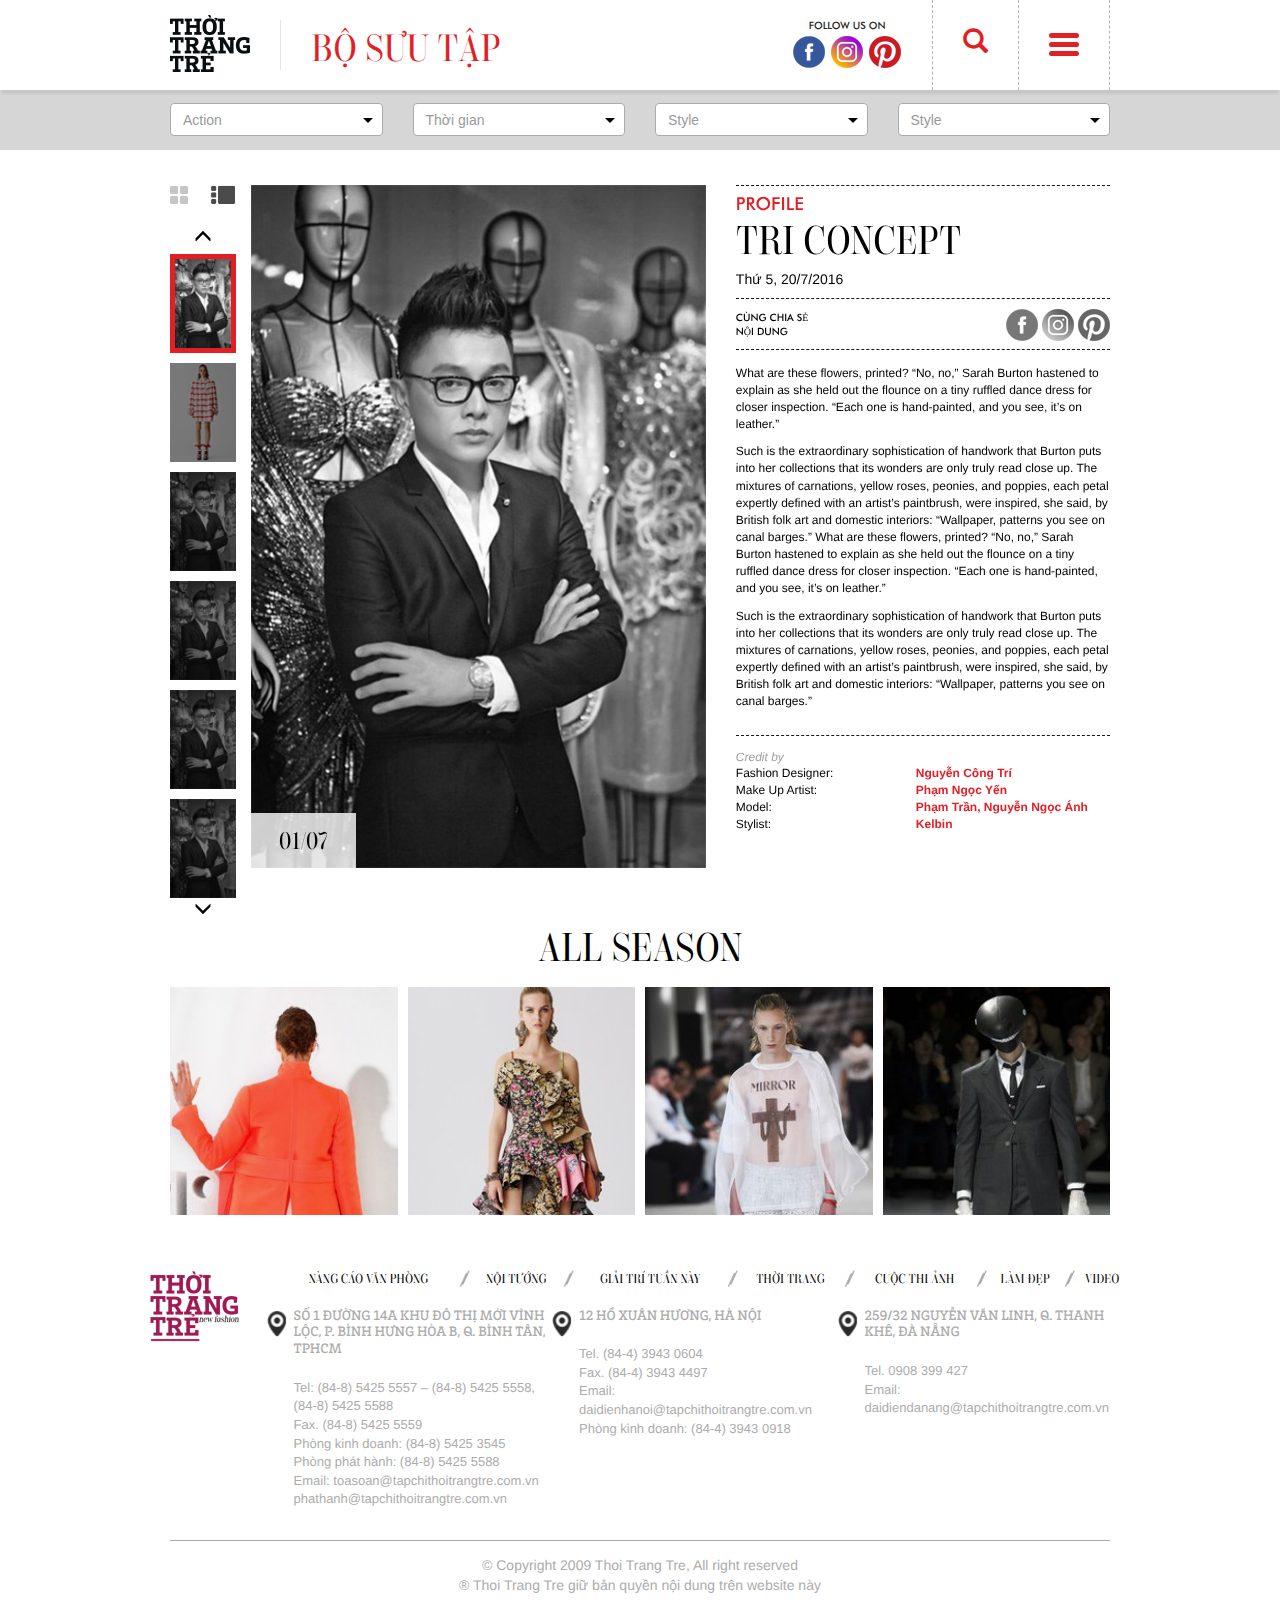
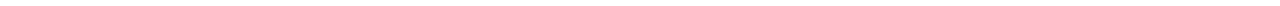
<file: html/profile.html>
<!DOCTYPE html>
<html lang="en">
<head>
    <meta charset="UTF-8">
    <title></title>
    <meta content="width=device-width, initial-scale=1, maximum-scale=1" name="viewport">
    <meta name="format-detection" content="telephone=no">
    <!--[if lt IE 9]>
    <script language="javascript" type="text/javascript" src="js/html5.js"></script>
    <![endif]-->

    <!--[if lt IE 9]>
    <script>
        document.createElement('header');
        document.createElement('nav');
        document.createElement('section');
        document.createElement('article');
        document.createElement('aside');
        document.createElement('footer');
        document.createElement('hgroup');
    </script>

    <![endif]-->

    <script type="text/javascript" src="libs/modernizr-2.6.2-respond-1.1.0.min.js"></script>
    <link rel="stylesheet" href="css/style.css">
    <link rel="stylesheet" href="css/custom.css">
    <script type="text/javascript" src="libs/jquery-1.11.2.min.js"></script>

</head>
<body>

<!-- Load Facebook SDK for JavaScript -->
<div id="fb-root"></div>
<script>(function(d, s, id) {
    var js, fjs = d.getElementsByTagName(s)[0];
    if (d.getElementById(id)) return;
    js = d.createElement(s); js.id = id;
    js.src = "//connect.facebook.net/en_US/sdk.js#xfbml=1&version=v2.7";
    fjs.parentNode.insertBefore(js, fjs);
}(document, 'script', 'facebook-jssdk'));</script>

    <div class="wrapper">
        <header class="header">
            <div class="container">
                <div class="row">
                    <div class="col-md-5 col-sm-5 col-xs-12">
                        <h1 class="logo"><a href="javascript:void(0);"><img src="images/logo.png" alt="Thời Trang Trẻ"></a></h1>
                        <div class="box-collection">
                            BỘ SƯU TẬP
                        </div>
                    </div>
                    <div class="col-md-7 col-sm-7 col-xs-12">
                        <ul class="header-right">
                            <li class="share-social">
                                <h3>FOLLOW US ON</h3>
                                <div class="social">
                                    <a href="javascript:void(0);"><img src="images/icon_facebook.png" alt="Facebook"></a>
                                    <a href="javascript:void(0);"><img src="images/icon_instagram.png" alt="Instagram"></a>
                                    <a href="javascript:void(0);"><img src="images/icon_printerest.png" alt="Printerest"></a>
                                </div>
                            </li>
                            <li class="search active">
                                <a href="javascript:void(0);"><i class="glyphicon glyphicon-search"></i></a>
                            </li>
                            <li class="show-menu">
                                <div class="toggleBox "><button class="navToggle"><span class="nav-icon"></span></button></div>
                            </li>
                        </ul>
                    </div>
                </div>
            </div>

            <div class="search-top">
                <div class="container">
                    <input type="text" placeholder="Tìm kiếm" class="keyword" autocomplete="off">
                </div>
            </div>

            <div class="search-suggest">
                <div class="container">
                    <div class="row">
                        <ul class="search-column">
                            <li class="col-sm-3">
                                <h3>Designer (3)</h3>
                                <div class="info"><a href="javascript:void(0);"><span class="note">Nguyễn Công</span> Trí</a></div>
                                <div class="info"><a href="javascript:void(0);"><span class="note">Nguyễn Công</span> Khanh</a></div>
                                <div class="info"><a href="javascript:void(0);"><span class="note">Nguyễn Công</span> Thành</a></div>
                                <h3>Mark Up Artist (3)</h3>
                                <div class="info"><a href="javascript:void(0);"><span class="note">Nguyễn Công</span> Trí</a></div>
                                <div class="info"><a href="javascript:void(0);"><span class="note">Nguyễn Công</span> Khanh</a></div>
                                <div class="info"><a href="javascript:void(0);"><span class="note">Nguyễn Công</span> Thành</a></div>
                            </li>
                            <li class="col-sm-3">
                                <h3>Designer (3)</h3>
                                <div class="info"><a href="javascript:void(0);"><span class="note">Nguyễn Công</span> Trí</a></div>
                                <div class="info"><a href="javascript:void(0);"><span class="note">Nguyễn Công</span> Khanh</a></div>
                                <div class="info"><a href="javascript:void(0);"><span class="note">Nguyễn Công</span> Thành</a></div>
                                <h3>Mark Up Artist (3)</h3>
                                <div class="info"><a href="javascript:void(0);"><span class="note">Nguyễn Công</span> Trí</a></div>
                                <div class="info"><a href="javascript:void(0);"><span class="note">Nguyễn Công</span> Khanh</a></div>
                                <div class="info"><a href="javascript:void(0);"><span class="note">Nguyễn Công</span> Thành</a></div>
                            </li>
                            <li class="col-sm-3">
                                <h3>Designer (3)</h3>
                                <div class="info"><a href="javascript:void(0);"><span class="note">Nguyễn Công</span> Trí</a></div>
                                <div class="info"><a href="javascript:void(0);"><span class="note">Nguyễn Công</span> Khanh</a></div>
                                <div class="info"><a href="javascript:void(0);"><span class="note">Nguyễn Công</span> Thành</a></div>
                                <h3>Mark Up Artist (3)</h3>
                                <div class="info"><a href="javascript:void(0);"><span class="note">Nguyễn Công</span> Trí</a></div>
                                <div class="info"><a href="javascript:void(0);"><span class="note">Nguyễn Công</span> Khanh</a></div>
                                <div class="info"><a href="javascript:void(0);"><span class="note">Nguyễn Công</span> Thành</a></div>
                            </li>
                            <li class="col-sm-3">
                                <h3>Designer (3)</h3>
                                <div class="info"><a href="javascript:void(0);"><span class="note">Nguyễn Công</span> Trí</a></div>
                                <div class="info"><a href="javascript:void(0);"><span class="note">Nguyễn Công</span> Khanh</a></div>
                                <div class="info"><a href="javascript:void(0);"><span class="note">Nguyễn Công</span> Thành</a></div>
                                <h3>Mark Up Artist (3)</h3>
                                <div class="info"><a href="javascript:void(0);"><span class="note">Nguyễn Công</span> Trí</a></div>
                                <div class="info"><a href="javascript:void(0);"><span class="note">Nguyễn Công</span> Khanh</a></div>
                                <div class="info"><a href="javascript:void(0);"><span class="note">Nguyễn Công</span> Thành</a></div>
                            </li>
                        </ul>
                    </div>
                </div>
            </div>

        </header><!-- header -->

        <div class="navigation-top">
            <nav class="nav-top">
                <ul>
                    <li><a href="javascript:void(0);"><i class="glyphicon glyphicon-home"> </i></a></li>
                    <li class="has-sub">
                        <a href="javascript:void(0);">Phong cách<span></span></a>
                        <div class="nav-sub">
                            <ul>
                                <li><a href="javascript:void(0);">LÀM ĐẸP</a></li>
                                <li><a href="javascript:void(0);">THỜI TRANG</a></li>

                            </ul>
                        </div>
                    </li>
                    <li class="has-sub">
                        <a href="/song-khoe">SỐNG KHỎE<span></span></a>
                        <div class="nav-sub" style="">
                            <ul>
                                <li><a href="/song-khoe/dac-quyen-phai-dep">ĐẶC QUYỀN PHÁI ĐẸP</a></li>
                                <li><a href="/song-khoe/dinh-duong">DINH DƯỠNG</a></li>
                                <li><a href="/song-khoe/dai-lo-nhan-sac">ĐẠI LỘ NHAN SẮC</a></li>
                                <li><a href="/song-khoe/suc-khoe">SỨC KHỎE</a></li>
                            </ul>
                        </div>
                    </li>
                    <li class="has-sub"><a href="javascript:void(0);">CHÂN DUNG<span></span></a><div class="nav-sub" style=""><ul><li class="item-161"><a href="/chan-dung/showbiz">SHOWBIZ</a></li><li class="item-162"><a href="/chan-dung/sao-quoc-te">SAO QUỐC TẾ</a></li><li class="item-163"><a href="/chan-dung/tro-chuyen-cung-sao">TRÒ CHUYỆN CÙNG SAO</a></li></ul></div></li>
                </ul>
            </nav>
        </div> <!-- navigation top -->

        <section class="site-content">
            <div class="box-filter">
                <div class="container">
                    <div class="row">
                        <div class="col-md-3 col-sm-3 col-xs-12 column">
                            <div class="dropdown">
                                <button class="btn btn-default dropdown-toggle btn-filter" type="button" data-toggle="dropdown" aria-haspopup="true" aria-expanded="false">
                                    Action
                                    <span class="caret"></span>
                                </button>
                                <ul class="dropdown-menu" aria-labelledby="dropdownMenu2">
                                    <li><a href="#">BST quốc tế</a></li>
                                    <li><a href="#">BST quốc tế</a></li>
                                    <li><a href="#">BST Việt nam</a></li>
                                    <li><a href="#">Something else here</a></li>
                                    <li><a href="#">Separated link</a></li>
                                </ul>
                            </div>

                        </div>
                        <div class="col-md-3 col-sm-3 col-xs-12 column">
                            <div class="dropdown">
                                <button class="btn btn-default dropdown-toggle btn-filter" type="button" data-toggle="dropdown" aria-haspopup="true" aria-expanded="false">
                                    Thời gian
                                    <span class="caret"></span>
                                </button>
                                <ul class="dropdown-menu" aria-labelledby="dropdownMenu2">
                                    <li><a href="#">12:00</a></li>
                                    <li><a href="#">13:00</a></li>
                                    <li><a href="#">BST Việt nam</a></li>
                                    <li><a href="#">Something else here</a></li>
                                    <li><a href="#">Separated link</a></li>
                                </ul>
                            </div>
                        </div>
                        <div class="col-md-3 col-sm-3 col-xs-12 column">
                            <div class="dropdown">
                                <button class="btn btn-default dropdown-toggle btn-filter" type="button" data-toggle="dropdown" aria-haspopup="true" aria-expanded="false">
                                    Style
                                    <span class="caret"></span>
                                </button>
                                <ul class="dropdown-menu" aria-labelledby="dropdownMenu2">
                                    <li><a href="#">BST quốc tế</a></li>
                                    <li><a href="#">BST quốc tế</a></li>
                                    <li><a href="#">BST Việt nam</a></li>
                                    <li><a href="#">Something else here</a></li>
                                    <li><a href="#">Separated link</a></li>
                                </ul>
                            </div>
                        </div>
                        <div class="col-md-3 col-sm-3 col-xs-12 column">
                            <div class="dropdown">
                                <button class="btn btn-default dropdown-toggle btn-filter" type="button" data-toggle="dropdown" aria-haspopup="true" aria-expanded="false">
                                    Style
                                    <span class="caret"></span>
                                </button>

                                <div class="dropdown-menu designer" aria-labelledby="dropdownMenu2">
                                    <div class="filter-scrollbar">
                                        <h3 id="A">A</h3>
                                        <ul>
                                            <li><a href="#">BST quốc tế</a></li>
                                            <li><a href="#">BST quốc tế</a></li>
                                            <li><a href="#">BST Việt nam</a></li>
                                            <li><a href="#">Something else here</a></li>
                                            <li><a href="#">Separated link</a></li>

                                            <li><a href="#">BST quốc tế</a></li>
                                            <li><a href="#">BST quốc tế</a></li>
                                            <li><a href="#">BST Việt nam</a></li>
                                            <li><a href="#">Something else here</a></li>
                                            <li><a href="#">Separated link</a></li>

                                            <li><a href="#">BST quốc tế</a></li>
                                            <li><a href="#">BST quốc tế</a></li>
                                            <li><a href="#">BST Việt nam</a></li>
                                            <li><a href="#">Something else here</a></li>
                                            <li><a href="#">Separated link</a></li>
                                        </ul>

                                        <h3 id="B">B</h3>
                                        <ul>
                                            <li><a href="#">BST quốc tế</a></li>
                                            <li><a href="#">BST quốc tế</a></li>
                                            <li><a href="#">BST Việt nam</a></li>
                                            <li><a href="#">Something else here</a></li>
                                            <li><a href="#">Separated link</a></li>

                                            <li><a href="#">BST quốc tế</a></li>
                                            <li><a href="#">BST quốc tế</a></li>
                                            <li><a href="#">BST Việt nam</a></li>
                                            <li><a href="#">Something else here</a></li>
                                            <li><a href="#">Separated link</a></li>

                                            <li><a href="#">BST quốc tế</a></li>
                                            <li><a href="#">BST quốc tế</a></li>
                                            <li><a href="#">BST Việt nam</a></li>
                                            <li><a href="#">Something else here</a></li>
                                            <li><a href="#">Separated link</a></li>
                                        </ul>

                                        <h3 id="C">C</h3>
                                        <ul>
                                            <li><a href="#">BST quốc tế</a></li>
                                            <li><a href="#">BST quốc tế</a></li>
                                            <li><a href="#">BST Việt nam</a></li>
                                            <li><a href="#">Something else here</a></li>
                                            <li><a href="#">Separated link</a></li>

                                            <li><a href="#">BST quốc tế</a></li>
                                            <li><a href="#">BST quốc tế</a></li>
                                            <li><a href="#">BST Việt nam</a></li>
                                            <li><a href="#">Something else here</a></li>
                                            <li><a href="#">Separated link</a></li>

                                            <li><a href="#">BST quốc tế</a></li>
                                            <li><a href="#">BST quốc tế</a></li>
                                            <li><a href="#">BST Việt nam</a></li>
                                            <li><a href="#">Something else here</a></li>
                                            <li><a href="#">Separated link</a></li>
                                        </ul>

                                    </div>
                                    <div class="scroll-to">
                                        <a href="#A">A</a>
                                        <a href="#B">B</a>
                                        <a href="#C">C</a>
                                        <a href="#D">D</a>
                                        <a href="#E">E</a>
                                        <a href="#F">F</a>
                                        <a href="#G">G</a>
                                        <a href="#H">H</a>
                                        <a href="#I">I</a>
                                        <a href="#J">J</a>
                                        <a href="#K">K</a>
                                        <a href="#L">L</a>
                                        <a href="#M">M</a>
                                        <a href="#N">N</a>
                                        <a href="#O">O</a>
                                        <a href="#P">P</a>
                                        <a href="#Q">Q</a>
                                        <a href="#R">R</a>
                                        <a href="#S">S</a>
                                        <a href="#T">T</a>
                                        <a href="#U">U</a>
                                        <a href="#V">V</a>
                                        <a href="#W">W</a>
                                        <a href="#X">X</a>
                                        <a href="#Y">Y</a>
                                        <a href="#Z">Z</a>
                                        <a href="#">#</a>
                                    </div>
                                </div>

                            </div>
                        </div>
                    </div>

                </div>
            </div> <!-- filter -->

            <div class="container">
                <div class="row  box-slider">
                    <div class="col-sm-1 wrapper-thumb-carousel">

                        <ul class="tab-switch-slider">
                            <li>
                                <a href="javascript:void(0);">
                                    <img src="images/icon_grid.png" alt="">
                                    <img class="tab-active" src="images/icon_grid_active.png" alt="">
                                </a>
                            </li>
                            <li  class="active">
                                <a href="javascript:void(0);">
                                    <img src="images/icon_list.png" alt="">
                                    <img class="tab-active" src="images/icon_list_active.png" alt="">
                                </a>
                            </li>
                        </ul>

                        <div class="box-thumb-carousel">

                            <div class="thumb-slider thumb-slider-1">

                                <a href="#['+=50']" class="pre-page">
                                    <i class="glyphicon glyphicon-menu-up"></i>
                                </a>

                                <div class="view-info">
                                    <div class="info">TRANG <br> <span>04/12</span></div>
                                </div>

                                <a href="#['-=50']" class="next-page">
                                    <i class="glyphicon glyphicon-menu-down"></i>
                                </a>


                            </div> <!-- slider 1 -->

                            <div class="thumb-slider thumb-slider-2 active">
                                <ul class="thumb-carousel thumb-carousel-2">
                                    <li class="item active" >
                                        <a  data-slide-index="0" href="javascript:void(0);"><img class="img-responsive " src="upload/thumb-gallery/thumb-1.jpg" alt=""></a>

                                    </li>

                                    <li class="item">
                                        <a  data-slide-index="1" href="javascript:void(0);"><img class="img-responsive " src="upload/thumb-gallery/thumb-2.jpg" alt=""></a>
                                    </li>

                                    <li class="item" >
                                        <a data-slide-index="2" href="javascript:void(0);"><img class="img-responsive " src="upload/thumb-gallery/thumb-1.jpg" alt=""></a>
                                    </li>

                                    <li class="item" >
                                        <a data-slide-index="3" href="javascript:void(0);"><img class="img-responsive " src="upload/thumb-gallery/thumb-1.jpg" alt=""></a>
                                    </li>

                                    <li class="item" >
                                        <a data-slide-index="4" href="javascript:void(0);"><img class="img-responsive " src="upload/thumb-gallery/thumb-1.jpg" alt=""></a>
                                    </li>
                                    <li class="item" >
                                        <a data-slide-index="5" href="javascript:void(0);"><img class="img-responsive " src="upload/thumb-gallery/thumb-1.jpg" alt=""></a>
                                    </li>

                                    <li class="item" >
                                        <a data-slide-index="6" href="javascript:void(0);"><img class="img-responsive " src="upload/thumb-gallery/thumb-1.jpg" alt=""></a>
                                    </li>


                                </ul>
                            </div> <!-- slider 2 -->
                        </div> <!-- thumb carousel -->

                    </div>

                    <div class="col-sm-6">
                        <div class="box-carousel">

                            <div class="slider slider-1">
                                <div class="carousel list-category-1">
                                       <ul class="row category-1">
                                           <li class="col-sm-2">
                                               <a  data-slide-index="0" href="javascript:void(0);"><img class="img-responsive " src="upload/thumb-gallery/thumb-1.jpg" alt=""></a>
                                           </li>
                                           <li class="col-sm-2">
                                               <a  data-slide-index="1" href="javascript:void(0);"><img class="img-responsive " src="upload/thumb-gallery/thumb-1.jpg" alt=""></a>
                                           </li>
                                           <li class="col-sm-2">
                                               <a  data-slide-index="2" href="javascript:void(0);"><img class="img-responsive " src="upload/thumb-gallery/thumb-1.jpg" alt=""></a>
                                           </li>
                                           <li class="col-sm-2">
                                               <a  data-slide-index="3" href="javascript:void(0);"><img class="img-responsive " src="upload/thumb-gallery/thumb-1.jpg" alt=""></a>
                                           </li>
                                           <li class="col-sm-2">
                                               <a  data-slide-index="4" href="javascript:void(0);"><img class="img-responsive " src="upload/thumb-gallery/thumb-1.jpg" alt=""></a>
                                           </li>
                                           <li class="col-sm-2">
                                               <a  data-slide-index="5" href="javascript:void(0);"><img class="img-responsive " src="upload/thumb-gallery/thumb-1.jpg" alt=""></a>
                                           </li>
                                           <li class="col-sm-2">
                                               <a  data-slide-index="6" href="javascript:void(0);"><img class="img-responsive " src="upload/thumb-gallery/thumb-1.jpg" alt=""></a>
                                           </li>

                                           <li class="col-sm-2">
                                               <a  data-slide-index="7" href="javascript:void(0);"><img class="img-responsive " src="upload/thumb-gallery/thumb-1.jpg" alt=""></a>
                                           </li>
                                           <li class="col-sm-2">
                                               <a  data-slide-index="8" href="javascript:void(0);"><img class="img-responsive " src="upload/thumb-gallery/thumb-1.jpg" alt=""></a>
                                           </li>
                                           <li class="col-sm-2">
                                               <a  data-slide-index="9" href="javascript:void(0);"><img class="img-responsive " src="upload/thumb-gallery/thumb-1.jpg" alt=""></a>
                                           </li>
                                           <li class="col-sm-2">
                                               <a  data-slide-index="10" href="javascript:void(0);"><img class="img-responsive " src="upload/thumb-gallery/thumb-1.jpg" alt=""></a>
                                           </li>
                                           <li class="col-sm-2">
                                               <a  data-slide-index="11" href="javascript:void(0);"><img class="img-responsive " src="upload/thumb-gallery/thumb-1.jpg" alt=""></a>
                                           </li>
                                           <li class="col-sm-2">
                                               <a  data-slide-index="12" href="javascript:void(0);"><img class="img-responsive " src="upload/thumb-gallery/thumb-1.jpg" alt=""></a>
                                           </li>
                                           <li class="col-sm-2">
                                               <a  data-slide-index="13" href="javascript:void(0);"><img class="img-responsive " src="upload/thumb-gallery/thumb-1.jpg" alt=""></a>
                                           </li>

                                           <li class="col-sm-2">
                                               <a  data-slide-index="14" href="javascript:void(0);"><img class="img-responsive " src="upload/thumb-gallery/thumb-1.jpg" alt=""></a>
                                           </li>
                                           <li class="col-sm-2">
                                               <a  data-slide-index="15" href="javascript:void(0);"><img class="img-responsive " src="upload/thumb-gallery/thumb-1.jpg" alt=""></a>
                                           </li>
                                           <li class="col-sm-2">
                                               <a  data-slide-index="16" href="javascript:void(0);"><img class="img-responsive " src="upload/thumb-gallery/thumb-1.jpg" alt=""></a>
                                           </li>
                                           <li class="col-sm-2">
                                               <a  data-slide-index="17" href="javascript:void(0);"><img class="img-responsive " src="upload/thumb-gallery/thumb-1.jpg" alt=""></a>
                                           </li>
                                           <li class="col-sm-2">
                                               <a  data-slide-index="18" href="javascript:void(0);"><img class="img-responsive " src="upload/thumb-gallery/thumb-1.jpg" alt=""></a>
                                           </li>
                                           <li class="col-sm-2">
                                               <a  data-slide-index="19" href="javascript:void(0);"><img class="img-responsive " src="upload/thumb-gallery/thumb-1.jpg" alt=""></a>
                                           </li>
                                           <li class="col-sm-2">
                                               <a  data-slide-index="20" href="javascript:void(0);"><img class="img-responsive " src="upload/thumb-gallery/thumb-1.jpg" alt=""></a>
                                           </li>

                                           <li class="col-sm-2">
                                               <a  data-slide-index="21" href="javascript:void(0);"><img class="img-responsive " src="upload/thumb-gallery/thumb-1.jpg" alt=""></a>
                                           </li>
                                           <li class="col-sm-2">
                                               <a  data-slide-index="22" href="javascript:void(0);"><img class="img-responsive " src="upload/thumb-gallery/thumb-1.jpg" alt=""></a>
                                           </li>
                                           <li class="col-sm-2">
                                               <a  data-slide-index="23" href="javascript:void(0);"><img class="img-responsive " src="upload/thumb-gallery/thumb-1.jpg" alt=""></a>
                                           </li>
                                           <li class="col-sm-2">
                                               <a  data-slide-index="24" href="javascript:void(0);"><img class="img-responsive " src="upload/thumb-gallery/thumb-1.jpg" alt=""></a>
                                           </li>
                                           <li class="col-sm-2">
                                               <a  data-slide-index="25" href="javascript:void(0);"><img class="img-responsive " src="upload/thumb-gallery/thumb-1.jpg" alt=""></a>
                                           </li>
                                           <li class="col-sm-2">
                                               <a  data-slide-index="26" href="javascript:void(0);"><img class="img-responsive " src="upload/thumb-gallery/thumb-1.jpg" alt=""></a>
                                           </li>
                                           <li class="col-sm-2">
                                               <a  data-slide-index="27" href="javascript:void(0);"><img class="img-responsive " src="upload/thumb-gallery/thumb-1.jpg" alt=""></a>
                                           </li>

                                           <li class="col-sm-2">
                                               <a  data-slide-index="28" href="javascript:void(0);"><img class="img-responsive " src="upload/thumb-gallery/thumb-1.jpg" alt=""></a>
                                           </li>
                                           <li class="col-sm-2">
                                               <a  data-slide-index="29" href="javascript:void(0);"><img class="img-responsive " src="upload/thumb-gallery/thumb-1.jpg" alt=""></a>
                                           </li>
                                           <li class="col-sm-2">
                                               <a  data-slide-index="30" href="javascript:void(0);"><img class="img-responsive " src="upload/thumb-gallery/thumb-1.jpg" alt=""></a>
                                           </li>
                                           <li class="col-sm-2">
                                               <a  data-slide-index="31" href="javascript:void(0);"><img class="img-responsive " src="upload/thumb-gallery/thumb-1.jpg" alt=""></a>
                                           </li>
                                           <li class="col-sm-2">
                                               <a  data-slide-index="32" href="javascript:void(0);"><img class="img-responsive " src="upload/thumb-gallery/thumb-1.jpg" alt=""></a>
                                           </li>
                                           <li class="col-sm-2">
                                               <a  data-slide-index="33" href="javascript:void(0);"><img class="img-responsive " src="upload/thumb-gallery/thumb-1.jpg" alt=""></a>
                                           </li>
                                           <li class="col-sm-2">
                                               <a  data-slide-index="34" href="javascript:void(0);"><img class="img-responsive " src="upload/thumb-gallery/thumb-1.jpg" alt=""></a>
                                           </li>

                                           <li class="col-sm-2">
                                               <a  data-slide-index="35" href="javascript:void(0);"><img class="img-responsive " src="upload/thumb-gallery/thumb-1.jpg" alt=""></a>
                                           </li>


                                           <li class="col-sm-2">
                                               <a  data-slide-index="36" href="javascript:void(0);"><img class="img-responsive " src="upload/thumb-gallery/thumb-1.jpg" alt=""></a>
                                           </li>
                                           <li class="col-sm-2">
                                               <a  data-slide-index="37" href="javascript:void(0);"><img class="img-responsive " src="upload/thumb-gallery/thumb-1.jpg" alt=""></a>
                                           </li>
                                           <li class="col-sm-2">
                                               <a  data-slide-index="38" href="javascript:void(0);"><img class="img-responsive " src="upload/thumb-gallery/thumb-1.jpg" alt=""></a>
                                           </li>
                                           <li class="col-sm-2">
                                               <a  data-slide-index="39" href="javascript:void(0);"><img class="img-responsive " src="upload/thumb-gallery/thumb-1.jpg" alt=""></a>
                                           </li>

                                           <li class="col-sm-2">
                                               <a  data-slide-index="40" href="javascript:void(0);"><img class="img-responsive " src="upload/thumb-gallery/thumb-1.jpg" alt=""></a>
                                           </li>

                                           <li class="col-sm-2">
                                               <a  data-slide-index="31" href="javascript:void(0);"><img class="img-responsive " src="upload/thumb-gallery/thumb-1.jpg" alt=""></a>
                                           </li>
                                           <li class="col-sm-2">
                                               <a  data-slide-index="32" href="javascript:void(0);"><img class="img-responsive " src="upload/thumb-gallery/thumb-1.jpg" alt=""></a>
                                           </li>
                                           <li class="col-sm-2">
                                               <a  data-slide-index="33" href="javascript:void(0);"><img class="img-responsive " src="upload/thumb-gallery/thumb-1.jpg" alt=""></a>
                                           </li>
                                           <li class="col-sm-2">
                                               <a  data-slide-index="34" href="javascript:void(0);"><img class="img-responsive " src="upload/thumb-gallery/thumb-1.jpg" alt=""></a>
                                           </li>

                                           <li class="col-sm-2">
                                               <a  data-slide-index="45" href="javascript:void(0);"><img class="img-responsive " src="upload/thumb-gallery/thumb-1.jpg" alt=""></a>
                                           </li>

                                           <li class="col-sm-2">
                                               <a  data-slide-index="46" href="javascript:void(0);"><img class="img-responsive " src="upload/thumb-gallery/thumb-1.jpg" alt=""></a>
                                           </li>
                                           <li class="col-sm-2">
                                               <a  data-slide-index="47" href="javascript:void(0);"><img class="img-responsive " src="upload/thumb-gallery/thumb-1.jpg" alt=""></a>
                                           </li>
                                           <li class="col-sm-2">
                                               <a  data-slide-index="48" href="javascript:void(0);"><img class="img-responsive " src="upload/thumb-gallery/thumb-1.jpg" alt=""></a>
                                           </li>
                                           <li class="col-sm-2">
                                               <a  data-slide-index="49" href="javascript:void(0);"><img class="img-responsive " src="upload/thumb-gallery/thumb-1.jpg" alt=""></a>
                                           </li>

                                           <li class="col-sm-2">
                                               <a  data-slide-index="50" href="javascript:void(0);"><img class="img-responsive " src="upload/thumb-gallery/thumb-1.jpg" alt=""></a>
                                           </li>


                                       </ul>




                                </div>
                            </div>

                            <div class="slider slider-2 active">
                                <ul class="carousel carousel-2">
                                    <li class="item">
                                        <a href="javascript:void(0);"><img class="img-responsive " src="upload/gallery/gallery-1.jpg" alt=""></a>
                                    </li> <!-- item -->

                                    <li class="item">
                                        <a href="javascript:void(0);"><img class="img-responsive " src="upload/gallery/gallery-2.jpg" alt=""></a>
                                    </li><!-- item -->

                                    <li class="item">
                                        <a href="javascript:void(0);"><img class="img-responsive " src="images/bg-category2.jpg" alt=""></a>
                                        <div class="category-2">
                                            <h3>ALL <br>SEASONS</h3>
                                            <ul class="row">
                                                <li class="col-xs-6">
                                                    <div class="thumbnail ttt-thumbnail">
                                                        <a href="javascript:void(0);"><img src="upload/thumb-gallery/thumb-category-2.jpg" alt=""></a>
                                                    </div>
                                                    <div class="caption ttt-caption">
                                                        <h4>TRI CONCEPT</h4>
                                                        <div class="name">SPRING SUMMER</div>
                                                        <div class="year">2017</div>
                                                    </div>
                                                </li>
                                                <li class="col-xs-6">
                                                    <div class="thumbnail ttt-thumbnail">
                                                        <a href="javascript:void(0);"><img src="upload/thumb-gallery/thumb-category-2.jpg" alt=""></a>
                                                    </div>
                                                    <div class="caption ttt-caption">
                                                        <h4>TRI CONCEPT</h4>
                                                        <div class="name">SPRING SUMMER</div>
                                                        <div class="year">2017</div>
                                                    </div>
                                                </li>
                                                <li class="col-xs-6">
                                                    <div class="thumbnail ttt-thumbnail">
                                                        <a href="javascript:void(0);"><img src="upload/thumb-gallery/thumb-category-2.jpg" alt=""></a>
                                                    </div>
                                                    <div class="caption ttt-caption">
                                                        <h4>TRI CONCEPT</h4>
                                                        <div class="name">SPRING SUMMER</div>
                                                        <div class="year">2017</div>
                                                    </div>
                                                </li>
                                                <li class="col-xs-6">
                                                    <div class="thumbnail ttt-thumbnail">
                                                        <a href="javascript:void(0);"><img src="upload/thumb-gallery/thumb-category-2.jpg" alt=""></a>
                                                    </div>
                                                    <div class="caption ttt-caption">
                                                        <h4>TRI CONCEPT</h4>
                                                        <div class="name">SPRING SUMMER</div>
                                                        <div class="year">2017</div>
                                                    </div>
                                                </li>
                                            </ul>
                                        </div>
                                    </li> <!-- item -->



                                    <li class="item">
                                        <a href="javascript:void(0);"><img class="img-responsive " src="upload/gallery/gallery-1.jpg" alt=""></a>
                                    </li> <!-- item -->

                                    <li class="item">
                                        <a href="javascript:void(0);"><img class="img-responsive " src="upload/gallery/gallery-1.jpg" alt=""></a>
                                    </li> <!-- item -->

                                    <li class="item">
                                        <a href="javascript:void(0);"><img class="img-responsive " src="upload/gallery/gallery-1.jpg" alt=""></a>
                                    </li> <!-- item -->

                                    <li class="item">
                                        <a href="javascript:void(0);"><img class="img-responsive " src="upload/gallery/gallery-1.jpg" alt=""></a>
                                    </li> <!-- item -->
                                </ul>
                                <div class="view-info"><span>01/15</span></div>
                                <div class="like-facebook">
                                    <div class="fb-like" data-href="https://developers.facebook.com/docs/plugins/" data-layout="button_count" data-action="like" data-size="small" data-show-faces="false" data-share="false"></div>
                                </div>
                            </div> <!-- slider 2 -->


                        </div> <!-- carousel -->
                    </div>


                    <div class="col-sm-5">
                        <div class="profile-detail">
                            <div class="title">
                                <h4>PROFILE</h4>
                                <h3>TRI CONCEPT</h3>
                                <div class="date">Thứ 5, 20/7/2016</div>
                            </div>

                            <div class="share-social">
                                <span>CÙNG CHIA SẺ <br> NỘI DUNG</span>
                                <div class="social">
                                    <a href="javascript:void(0);"><img src="images/icon_facebook.png" alt="Facebook"></a>
                                    <a href="javascript:void(0);"><img src="images/icon_instagram.png" alt="Instagram"></a>
                                    <a href="javascript:void(0);"><img src="images/icon_printerest.png" alt="Printerest"></a>
                                </div>
                            </div>

                            <p>What are these flowers, printed? “No, no,” Sarah Burton hastened to explain as she held out the flounce on a tiny ruffled dance dress for closer inspection. “Each one is hand-painted, and you see, it’s on leather.” </p>
                            <p>Such is the extraordinary sophistication of handwork that Burton puts into her collections that its wonders are only truly read close up. The mixtures of carnations, yellow roses, peonies, and poppies, each petal expertly defined with an artist’s paintbrush, were inspired, she said, by British folk art and domestic interiors: “Wallpaper, patterns you see on canal barges.” What are these flowers, printed? “No, no,” Sarah Burton hastened to explain as she held out the flounce on a tiny ruffled dance dress for closer inspection. “Each one is hand-painted, and you see, it’s on leather.” </p>
                            <p>Such is the extraordinary sophistication of handwork that Burton puts into her collections that its wonders are only truly read close up. The mixtures of carnations, yellow roses, peonies, and poppies, each petal expertly defined with an artist’s paintbrush, were inspired, she said, by British folk art and domestic interiors: “Wallpaper, patterns you see on canal barges.”</p>


                            <div class="credit-by">
                                <h3>Credit by</h3>
                                <dl class="dl-horizontal">
                                    <dt>Fashion Designer:</dt>
                                    <dd>Nguyễn Công Trí</dd>
                                    <dt>Make Up Artist:</dt>
                                    <dd>Phạm Ngọc Yến</dd>
                                    <dt>Model:</dt>
                                    <dd>Phạm Trần, Nguyễn Ngọc Ánh</dd>
                                    <dt>Stylist:</dt>
                                    <dd>Kelbin</dd>
                                </dl>
                            </div>
                            <div class="btn-close"><a href="javascript:void(0);">x</a></div>
                        </div>
                    </div>

                </div>

                <div class="widget-title">
                    <h2>ALL SEASON</h2>
                </div>

                <div class="carousel-style carousel-style-3">
                    <div class="item">
                        <div class="thumbnail ttt-thumbnail">
                            <a href="javascript:void(0);"><img src="upload/thumb-gallery/thumb-allseason-1.jpg" alt=""></a>
                        </div>
                        <div class="caption ttt-caption">
                            <h3>TRI CONCEPT</h3>
                            <div class="name">
                                SPRING SUMMER
                            </div>
                            <div class="year">2017</div>
                        </div>
                    </div> <!-- item -->

                    <div class="item">
                        <div class="thumbnail ttt-thumbnail">
                            <a href="javascript:void(0);"><img src="upload/thumb-gallery/thumb-allseason-2.jpg" alt=""></a>
                        </div>
                        <div class="caption ttt-caption">
                            <h3><a href="javascript:void(0);">TRI CONCEPT</a></h3>
                            <div class="name">
                                SPRING SUMMER
                            </div>
                            <div class="year">2017</div>
                        </div>
                    </div> <!-- item -->

                    <div class="item">
                        <div class="thumbnail ttt-thumbnail">
                            <a href="javascript:void(0);"><img src="upload/thumb-gallery/thumb-allseason-3.jpg" alt=""></a>
                        </div>
                        <div class="caption ttt-caption">
                            <h3><a href="javascript:void(0);">TRI CONCEPT</a></h3>
                            <div class="name">
                                SPRING SUMMER
                            </div>
                            <div class="year">2017</div>
                        </div>
                    </div> <!-- item -->

                    <div class="item">
                        <div class="thumbnail ttt-thumbnail">
                            <a href="javascript:void(0);"><img src="upload/thumb-gallery/thumb-allseason-4.jpg" alt=""></a>
                        </div>
                        <div class="caption ttt-caption">
                            <h3><a href="javascript:void(0);">TRI CONCEPT</a></h3>
                            <div class="name">
                                SPRING SUMMER
                            </div>
                            <div class="year">2017</div>
                        </div>
                    </div> <!-- item -->

                    <div class="item">
                        <div class="thumbnail ttt-thumbnail">
                            <a href="javascript:void(0);"><img src="upload/thumb-gallery/thumb-allseason-1.jpg" alt=""></a>
                        </div>
                        <div class="caption ttt-caption">
                            <h3>TRI CONCEPT</h3>
                            <div class="name">
                                SPRING SUMMER
                            </div>
                            <div class="year">2017</div>
                        </div>
                    </div> <!-- item -->

                </div> <!-- carousel -->

            </div>

        </section>



        <section class="bottom">

            <div class="container">

                <div class="row">
                    <h1 class="logo-footer"><a href="javascript:void(0);"><img alt="Thời trang trẻ" src="images/logoFooter.png"></a></h1>
                    <nav class="nav-footer">
                        <ul>

                            <li><a href="javascript:void(0);">NÀNG CÁO VĂN PHÒNG</a></li>
                            <li><a href="javascript:void(0);">NỘI TƯỚNG</a></li>
                            <li><a href="javascript:void(0);">GIẢI TRÍ TUẦN NÀY</a></li>
                            <li><a href="javascript:void(0);">THỜI TRANG</a></li>
                            <li><a href="javascript:void(0);">CUỘC THI ẢNH</a></li>
                            <li><a href="javascript:void(0);">LÀM ĐẸP</a></li>
                            <li><a href="javascript:void(0);">VIDEO</a></li>
                        </ul>
                    </nav>
                    <div class="footer-column">



                        <div class="footer-widget">
                            <h3>SỐ 1 ĐƯỜNG 14A KHU ĐÔ THỊ MỚI VĨNH LỘC, P. BÌNH HƯNG HÒA B, Q. BÌNH TÂN, TPHCM</h3>
                            <p>Tel: (84-8) 5425 5557 &ndash; (84-8) 5425 5558, (84-8) 5425 5588<br>
                                Fax. (84-8) 5425 5559<br>
                                Phòng kinh doanh: (84-8) 5425 3545<br>
                                Phòng phát hành: (84-8) 5425 5588<br>
                                Email: toasoan@tapchithoitrangtre.com.vn<br>
                                phathanh@tapchithoitrangtre.com.vn</p>
                        </div>

                        <div class="footer-widget">
                            <h3>12 HỒ XUÂN HƯƠNG, HÀ NỘI</h3>
                            <p>Tel. (84-4) 3943 0604<br>
                                Fax. (84-4) 3943 4497<br>
                                Email: daidienhanoi@tapchithoitrangtre.com.vn<br>
                                Phòng kinh doanh: (84-4) 3943 0918</p>
                        </div>

                        <div class="footer-widget">
                            <h3>259/32 NGUYỄN VĂN LINH, Q. THANH KHÊ, ĐÀ NẴNG</h3>
                            <p> Tel. 0908 399 427 <br>
                                Email: daidiendanang@tapchithoitrangtre.com.vn</p>
                        </div>

                    </div>
                </div>

            </div>
        </section> <!-- bottom -->

        <div class="footer">
            <div class="container">
                <div class="row copyright">
                    <p>&copy; Copyright 2009 Thoi Trang Tre, All right reserved<br>
                        &reg; Thoi Trang Tre giữ bản quyền nội dung trên website này</p>
                </div>
            </div>
        </div>

    </div>

    <script type="text/javascript" src="libs/owl.carousel.js"></script>
    <script type="text/javascript" src="libs/jquery.validate.js"></script>
    <script type="text/javascript" src="libs/bootstrap.min.js"></script>
    <script type="text/javascript" src="libs/jquery.bxslider.min.js"></script>
    <script type="text/javascript" src="libs/jquery.mCustomScrollbar.min.js"></script>
    <script type="text/javascript" src="js/script.js"></script>
</body>
</html>
</file>
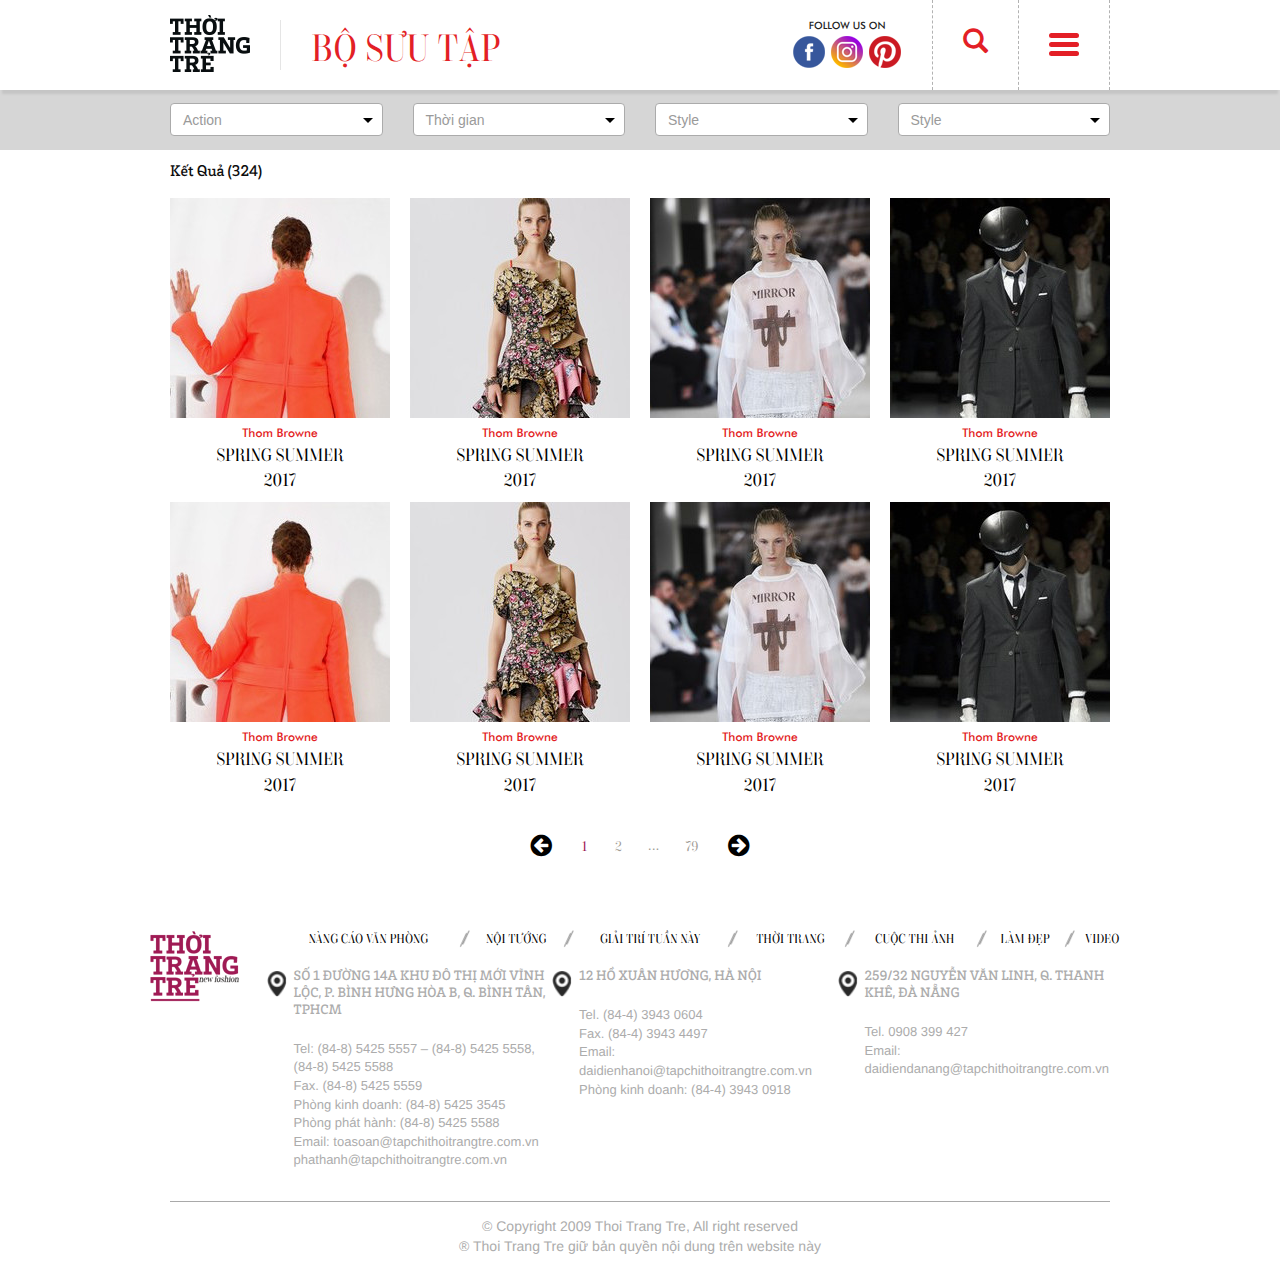
<file: html/search_result.html>
<!DOCTYPE html>
<html lang="en">
<head>
    <meta charset="UTF-8">
    <title></title>
    <meta content="width=device-width, initial-scale=1, maximum-scale=1" name="viewport">
    <meta name="format-detection" content="telephone=no">
    <!--[if lt IE 9]>
    <script language="javascript" type="text/javascript" src="js/html5.js"></script>
    <![endif]-->

    <!--[if lt IE 9]>
    <script>
        document.createElement('header');
        document.createElement('nav');
        document.createElement('section');
        document.createElement('article');
        document.createElement('aside');
        document.createElement('footer');
        document.createElement('hgroup');
    </script>

    <![endif]-->

    <script type="text/javascript" src="libs/modernizr-2.6.2-respond-1.1.0.min.js"></script>
    <link rel="stylesheet" href="css/style.css">
    <link rel="stylesheet" href="css/custom.css">
    <script type="text/javascript" src="libs/jquery-1.11.2.min.js"></script>

</head>
<body>

<!-- Load Facebook SDK for JavaScript -->
<div id="fb-root"></div>
<script>(function(d, s, id) {
    var js, fjs = d.getElementsByTagName(s)[0];
    if (d.getElementById(id)) return;
    js = d.createElement(s); js.id = id;
    js.src = "//connect.facebook.net/en_US/sdk.js#xfbml=1&version=v2.7";
    fjs.parentNode.insertBefore(js, fjs);
}(document, 'script', 'facebook-jssdk'));</script>

<div class="wrapper">
    <header class="header">
        <div class="container">
            <div class="row">
                <div class="col-md-5 col-sm-5 col-xs-12">
                    <h1 class="logo"><a href="javascript:void(0);"><img src="images/logo.png" alt="Thời Trang Trẻ"></a></h1>
                    <div class="box-collection">
                        BỘ SƯU TẬP
                    </div>
                </div>
                <div class="col-md-7 col-sm-7 col-xs-12">
                    <ul class="header-right">
                        <li class="share-social">
                            <h3>FOLLOW US ON</h3>
                            <div class="social">
                                <a href="javascript:void(0);"><img src="images/icon_facebook.png" alt="Facebook"></a>
                                <a href="javascript:void(0);"><img src="images/icon_instagram.png" alt="Instagram"></a>
                                <a href="javascript:void(0);"><img src="images/icon_printerest.png" alt="Printerest"></a>
                            </div>
                        </li>
                        <li class="search active">
                            <a href="javascript:void(0);"><i class="glyphicon glyphicon-search"></i></a>
                        </li>
                        <li class="show-menu">
                            <div class="toggleBox "><button class="navToggle"><span class="nav-icon"></span></button></div>
                        </li>
                    </ul>
                </div>
            </div>
        </div>

        <div class="search-top">
            <div class="container">
                <input type="text" placeholder="Tìm kiếm" class="keyword" autocomplete="off">
            </div>
        </div>

        <div class="search-suggest">
            <div class="container">
                <div class="row">
                    <ul class="search-column">
                        <li class="col-sm-3">
                            <h3>Designer (3)</h3>
                            <div class="info"><a href="javascript:void(0);"><span class="note">Nguyễn Công</span> Trí</a></div>
                            <div class="info"><a href="javascript:void(0);"><span class="note">Nguyễn Công</span> Khanh</a></div>
                            <div class="info"><a href="javascript:void(0);"><span class="note">Nguyễn Công</span> Thành</a></div>
                            <h3>Mark Up Artist (3)</h3>
                            <div class="info"><a href="javascript:void(0);"><span class="note">Nguyễn Công</span> Trí</a></div>
                            <div class="info"><a href="javascript:void(0);"><span class="note">Nguyễn Công</span> Khanh</a></div>
                            <div class="info"><a href="javascript:void(0);"><span class="note">Nguyễn Công</span> Thành</a></div>
                        </li>
                        <li class="col-sm-3">
                            <h3>Designer (3)</h3>
                            <div class="info"><a href="javascript:void(0);"><span class="note">Nguyễn Công</span> Trí</a></div>
                            <div class="info"><a href="javascript:void(0);"><span class="note">Nguyễn Công</span> Khanh</a></div>
                            <div class="info"><a href="javascript:void(0);"><span class="note">Nguyễn Công</span> Thành</a></div>
                            <h3>Mark Up Artist (3)</h3>
                            <div class="info"><a href="javascript:void(0);"><span class="note">Nguyễn Công</span> Trí</a></div>
                            <div class="info"><a href="javascript:void(0);"><span class="note">Nguyễn Công</span> Khanh</a></div>
                            <div class="info"><a href="javascript:void(0);"><span class="note">Nguyễn Công</span> Thành</a></div>
                        </li>
                        <li class="col-sm-3">
                            <h3>Designer (3)</h3>
                            <div class="info"><a href="javascript:void(0);"><span class="note">Nguyễn Công</span> Trí</a></div>
                            <div class="info"><a href="javascript:void(0);"><span class="note">Nguyễn Công</span> Khanh</a></div>
                            <div class="info"><a href="javascript:void(0);"><span class="note">Nguyễn Công</span> Thành</a></div>
                            <h3>Mark Up Artist (3)</h3>
                            <div class="info"><a href="javascript:void(0);"><span class="note">Nguyễn Công</span> Trí</a></div>
                            <div class="info"><a href="javascript:void(0);"><span class="note">Nguyễn Công</span> Khanh</a></div>
                            <div class="info"><a href="javascript:void(0);"><span class="note">Nguyễn Công</span> Thành</a></div>
                        </li>
                        <li class="col-sm-3">
                            <h3>Designer (3)</h3>
                            <div class="info"><a href="javascript:void(0);"><span class="note">Nguyễn Công</span> Trí</a></div>
                            <div class="info"><a href="javascript:void(0);"><span class="note">Nguyễn Công</span> Khanh</a></div>
                            <div class="info"><a href="javascript:void(0);"><span class="note">Nguyễn Công</span> Thành</a></div>
                            <h3>Mark Up Artist (3)</h3>
                            <div class="info"><a href="javascript:void(0);"><span class="note">Nguyễn Công</span> Trí</a></div>
                            <div class="info"><a href="javascript:void(0);"><span class="note">Nguyễn Công</span> Khanh</a></div>
                            <div class="info"><a href="javascript:void(0);"><span class="note">Nguyễn Công</span> Thành</a></div>
                        </li>
                    </ul>
                </div>
            </div>
        </div>

    </header><!-- header -->

    <div class="navigation-top">
        <nav class="nav-top">
            <ul>
                <li><a href="javascript:void(0);"><i class="glyphicon glyphicon-home"> </i></a></li>
                <li class="has-sub">
                    <a href="javascript:void(0);">Phong cách<span></span></a>
                    <div class="nav-sub">
                        <ul>
                            <li><a href="javascript:void(0);">LÀM ĐẸP</a></li>
                            <li><a href="javascript:void(0);">THỜI TRANG</a></li>

                        </ul>
                    </div>
                </li>
                <li class="has-sub">
                    <a href="/song-khoe">SỐNG KHỎE<span></span></a>
                    <div class="nav-sub" style="">
                        <ul>
                            <li><a href="/song-khoe/dac-quyen-phai-dep">ĐẶC QUYỀN PHÁI ĐẸP</a></li>
                            <li><a href="/song-khoe/dinh-duong">DINH DƯỠNG</a></li>
                            <li><a href="/song-khoe/dai-lo-nhan-sac">ĐẠI LỘ NHAN SẮC</a></li>
                            <li><a href="/song-khoe/suc-khoe">SỨC KHỎE</a></li>
                        </ul>
                    </div>
                </li>
                <li class="has-sub"><a href="javascript:void(0);">CHÂN DUNG<span></span></a><div class="nav-sub" style=""><ul><li class="item-161"><a href="/chan-dung/showbiz">SHOWBIZ</a></li><li class="item-162"><a href="/chan-dung/sao-quoc-te">SAO QUỐC TẾ</a></li><li class="item-163"><a href="/chan-dung/tro-chuyen-cung-sao">TRÒ CHUYỆN CÙNG SAO</a></li></ul></div></li>
            </ul>
        </nav>
    </div> <!-- navigation top -->

    <section class="site-content">
        <div class="box-filter">
            <div class="container">
                <div class="row">
                    <div class="col-md-3 col-sm-3 col-xs-12 column">
                        <div class="dropdown">
                            <button class="btn btn-default dropdown-toggle btn-filter" type="button" data-toggle="dropdown" aria-haspopup="true" aria-expanded="false">
                                Action
                                <span class="caret"></span>
                            </button>
                            <ul class="dropdown-menu" aria-labelledby="dropdownMenu2">
                                <li><a href="#">BST quốc tế</a></li>
                                <li><a href="#">BST quốc tế</a></li>
                                <li><a href="#">BST Việt nam</a></li>
                                <li><a href="#">Something else here</a></li>
                                <li><a href="#">Separated link</a></li>
                            </ul>
                        </div>

                    </div>
                    <div class="col-md-3 col-sm-3 col-xs-12 column">
                        <div class="dropdown">
                            <button class="btn btn-default dropdown-toggle btn-filter" type="button" data-toggle="dropdown" aria-haspopup="true" aria-expanded="false">
                                Thời gian
                                <span class="caret"></span>
                            </button>
                            <ul class="dropdown-menu" aria-labelledby="dropdownMenu2">
                                <li><a href="#">12:00</a></li>
                                <li><a href="#">13:00</a></li>
                                <li><a href="#">BST Việt nam</a></li>
                                <li><a href="#">Something else here</a></li>
                                <li><a href="#">Separated link</a></li>
                            </ul>
                        </div>
                    </div>
                    <div class="col-md-3 col-sm-3 col-xs-12 column">
                        <div class="dropdown">
                            <button class="btn btn-default dropdown-toggle btn-filter" type="button" data-toggle="dropdown" aria-haspopup="true" aria-expanded="false">
                                Style
                                <span class="caret"></span>
                            </button>
                            <ul class="dropdown-menu" aria-labelledby="dropdownMenu2">
                                <li><a href="#">BST quốc tế</a></li>
                                <li><a href="#">BST quốc tế</a></li>
                                <li><a href="#">BST Việt nam</a></li>
                                <li><a href="#">Something else here</a></li>
                                <li><a href="#">Separated link</a></li>
                            </ul>
                        </div>
                    </div>
                    <div class="col-md-3 col-sm-3 col-xs-12 column">
                        <div class="dropdown">
                            <button class="btn btn-default dropdown-toggle btn-filter" type="button" data-toggle="dropdown" aria-haspopup="true" aria-expanded="false">
                                Style
                                <span class="caret"></span>
                            </button>

                            <div class="dropdown-menu designer" aria-labelledby="dropdownMenu2">
                                <div class="filter-scrollbar">
                                    <h3 id="A">A</h3>
                                    <ul>
                                        <li><a href="#">BST quốc tế</a></li>
                                        <li><a href="#">BST quốc tế</a></li>
                                        <li><a href="#">BST Việt nam</a></li>
                                        <li><a href="#">Something else here</a></li>
                                        <li><a href="#">Separated link</a></li>

                                        <li><a href="#">BST quốc tế</a></li>
                                        <li><a href="#">BST quốc tế</a></li>
                                        <li><a href="#">BST Việt nam</a></li>
                                        <li><a href="#">Something else here</a></li>
                                        <li><a href="#">Separated link</a></li>

                                        <li><a href="#">BST quốc tế</a></li>
                                        <li><a href="#">BST quốc tế</a></li>
                                        <li><a href="#">BST Việt nam</a></li>
                                        <li><a href="#">Something else here</a></li>
                                        <li><a href="#">Separated link</a></li>
                                    </ul>

                                    <h3 id="B">B</h3>
                                    <ul>
                                        <li><a href="#">BST quốc tế</a></li>
                                        <li><a href="#">BST quốc tế</a></li>
                                        <li><a href="#">BST Việt nam</a></li>
                                        <li><a href="#">Something else here</a></li>
                                        <li><a href="#">Separated link</a></li>

                                        <li><a href="#">BST quốc tế</a></li>
                                        <li><a href="#">BST quốc tế</a></li>
                                        <li><a href="#">BST Việt nam</a></li>
                                        <li><a href="#">Something else here</a></li>
                                        <li><a href="#">Separated link</a></li>

                                        <li><a href="#">BST quốc tế</a></li>
                                        <li><a href="#">BST quốc tế</a></li>
                                        <li><a href="#">BST Việt nam</a></li>
                                        <li><a href="#">Something else here</a></li>
                                        <li><a href="#">Separated link</a></li>
                                    </ul>

                                    <h3 id="C">C</h3>
                                    <ul>
                                        <li><a href="#">BST quốc tế</a></li>
                                        <li><a href="#">BST quốc tế</a></li>
                                        <li><a href="#">BST Việt nam</a></li>
                                        <li><a href="#">Something else here</a></li>
                                        <li><a href="#">Separated link</a></li>

                                        <li><a href="#">BST quốc tế</a></li>
                                        <li><a href="#">BST quốc tế</a></li>
                                        <li><a href="#">BST Việt nam</a></li>
                                        <li><a href="#">Something else here</a></li>
                                        <li><a href="#">Separated link</a></li>

                                        <li><a href="#">BST quốc tế</a></li>
                                        <li><a href="#">BST quốc tế</a></li>
                                        <li><a href="#">BST Việt nam</a></li>
                                        <li><a href="#">Something else here</a></li>
                                        <li><a href="#">Separated link</a></li>
                                    </ul>

                                </div>
                                <div class="scroll-to">
                                    <a href="#A">A</a>
                                    <a href="#B">B</a>
                                    <a href="#C">C</a>
                                    <a href="#D">D</a>
                                    <a href="#E">E</a>
                                    <a href="#F">F</a>
                                    <a href="#G">G</a>
                                    <a href="#H">H</a>
                                    <a href="#I">I</a>
                                    <a href="#J">J</a>
                                    <a href="#K">K</a>
                                    <a href="#L">L</a>
                                    <a href="#M">M</a>
                                    <a href="#N">N</a>
                                    <a href="#O">O</a>
                                    <a href="#P">P</a>
                                    <a href="#Q">Q</a>
                                    <a href="#R">R</a>
                                    <a href="#S">S</a>
                                    <a href="#T">T</a>
                                    <a href="#U">U</a>
                                    <a href="#V">V</a>
                                    <a href="#W">W</a>
                                    <a href="#X">X</a>
                                    <a href="#Y">Y</a>
                                    <a href="#Z">Z</a>
                                    <a href="#">#</a>
                                </div>
                            </div>

                        </div>
                    </div>
                </div>

            </div>
        </div> <!-- filter -->

        <div class="container">
            <div class="search-result">
                <h3 class="title">Kết Quả (324)</h3>
                <div class="row">
                    <ul class="list-search">
                        <li class="col-sm-3 col-xs-12">
                            <div class="thumbnail ttt-thumbnail">
                                <a href="javascript:void(0);"><img alt="" src="upload/thumb-gallery/thumb-result-1.jpg"></a>
                            </div>
                            <div class="caption ttt-caption">
                                <h3><a href="javascript:void(0);">Thom Browne</a></h3>
                                <div class="name">SPRING SUMMER</div>
                                <div class="year">2017</div>
                            </div>
                        </li> <!-- item -->
                        <li class="col-sm-3 col-xs-12">
                            <div class="thumbnail ttt-thumbnail">
                                <a href="javascript:void(0);"><img alt="" src="upload/thumb-gallery/thumb-result-2.jpg"></a>
                            </div>
                            <div class="caption ttt-caption">
                                <h3><a href="javascript:void(0);">Thom Browne</a></h3>
                                <div class="name">SPRING SUMMER</div>
                                <div class="year">2017</div>
                            </div>
                        </li> <!-- item -->
                        <li class="col-sm-3 col-xs-12">
                            <div class="thumbnail ttt-thumbnail">
                                <a href="javascript:void(0);"><img alt="" src="upload/thumb-gallery/thumb-result-3.jpg"></a>
                            </div>
                            <div class="caption ttt-caption">
                                <h3><a href="javascript:void(0);">Thom Browne</a></h3>
                                <div class="name">SPRING SUMMER</div>
                                <div class="year">2017</div>
                            </div>
                        </li> <!-- item -->
                        <li class="col-sm-3 col-xs-12">
                            <div class="thumbnail ttt-thumbnail">
                                <a href="javascript:void(0);"><img alt="" src="upload/thumb-gallery/thumb-result-4.jpg"></a>
                            </div>
                            <div class="caption ttt-caption">
                                <h3><a href="javascript:void(0);">Thom Browne</a></h3>
                                <div class="name">SPRING SUMMER</div>
                                <div class="year">2017</div>
                            </div>
                        </li> <!-- item -->

                        <li class="col-sm-3 col-xs-12">
                            <div class="thumbnail ttt-thumbnail">
                                <a href="javascript:void(0);"><img alt="" src="upload/thumb-gallery/thumb-result-1.jpg"></a>
                            </div>
                            <div class="caption ttt-caption">
                                <h3><a href="javascript:void(0);">Thom Browne</a></h3>
                                <div class="name">SPRING SUMMER</div>
                                <div class="year">2017</div>
                            </div>
                        </li> <!-- item -->
                        <li class="col-sm-3 col-xs-12">
                            <div class="thumbnail ttt-thumbnail">
                                <a href="javascript:void(0);"><img alt="" src="upload/thumb-gallery/thumb-result-2.jpg"></a>
                            </div>
                            <div class="caption ttt-caption">
                                <h3><a href="javascript:void(0);">Thom Browne</a></h3>
                                <div class="name">SPRING SUMMER</div>
                                <div class="year">2017</div>
                            </div>
                        </li> <!-- item -->
                        <li class="col-sm-3 col-xs-12">
                            <div class="thumbnail ttt-thumbnail">
                                <a href="javascript:void(0);"><img alt="" src="upload/thumb-gallery/thumb-result-3.jpg"></a>
                            </div>
                            <div class="caption ttt-caption">
                                <h3><a href="javascript:void(0);">Thom Browne</a></h3>
                                <div class="name">SPRING SUMMER</div>
                                <div class="year">2017</div>
                            </div>
                        </li> <!-- item -->
                        <li class="col-sm-3 col-xs-12">
                            <div class="thumbnail ttt-thumbnail">
                                <a href="javascript:void(0);"><img alt="" src="upload/thumb-gallery/thumb-result-4.jpg"></a>
                            </div>
                            <div class="caption ttt-caption">
                                <h3><a href="javascript:void(0);">Thom Browne</a></h3>
                                <div class="name">SPRING SUMMER</div>
                                <div class="year">2017</div>
                            </div>
                        </li> <!-- item -->

                    </ul> <!-- list search -->


                    <div class="pagination ttt-pagination">
                        <a href="javascript:void(0);" class="pre-page"><i class="icon icon-arrow-circle-left"></i></a>
                        <a href="javascript:void(0);" class="active">1</a>
                        <a href="javascript:void(0);">2</a>
                        <span>...</span>
                        <a href="javascript:void(0);">79</a>
                        <a href="javascript:void(0);" class="next-page"><i class="icon icon-arrow-circle-right"></i></a>
                    </div>
                </div>
            </div>
        </div>

    </section>



    <section class="bottom">

        <div class="container">

            <div class="row">
                <h1 class="logo-footer"><a href="javascript:void(0);"><img alt="Thời trang trẻ" src="images/logoFooter.png"></a></h1>
                <nav class="nav-footer">
                    <ul>

                        <li><a href="javascript:void(0);">NÀNG CÁO VĂN PHÒNG</a></li>
                        <li><a href="javascript:void(0);">NỘI TƯỚNG</a></li>
                        <li><a href="javascript:void(0);">GIẢI TRÍ TUẦN NÀY</a></li>
                        <li><a href="javascript:void(0);">THỜI TRANG</a></li>
                        <li><a href="javascript:void(0);">CUỘC THI ẢNH</a></li>
                        <li><a href="javascript:void(0);">LÀM ĐẸP</a></li>
                        <li><a href="javascript:void(0);">VIDEO</a></li>
                    </ul>
                </nav>
                <div class="footer-column">



                    <div class="footer-widget">
                        <h3>SỐ 1 ĐƯỜNG 14A KHU ĐÔ THỊ MỚI VĨNH LỘC, P. BÌNH HƯNG HÒA B, Q. BÌNH TÂN, TPHCM</h3>
                        <p>Tel: (84-8) 5425 5557 &ndash; (84-8) 5425 5558, (84-8) 5425 5588<br>
                            Fax. (84-8) 5425 5559<br>
                            Phòng kinh doanh: (84-8) 5425 3545<br>
                            Phòng phát hành: (84-8) 5425 5588<br>
                            Email: toasoan@tapchithoitrangtre.com.vn<br>
                            phathanh@tapchithoitrangtre.com.vn</p>
                    </div>

                    <div class="footer-widget">
                        <h3>12 HỒ XUÂN HƯƠNG, HÀ NỘI</h3>
                        <p>Tel. (84-4) 3943 0604<br>
                            Fax. (84-4) 3943 4497<br>
                            Email: daidienhanoi@tapchithoitrangtre.com.vn<br>
                            Phòng kinh doanh: (84-4) 3943 0918</p>
                    </div>

                    <div class="footer-widget">
                        <h3>259/32 NGUYỄN VĂN LINH, Q. THANH KHÊ, ĐÀ NẴNG</h3>
                        <p> Tel. 0908 399 427 <br>
                            Email: daidiendanang@tapchithoitrangtre.com.vn</p>
                    </div>

                </div>
            </div>

        </div>
    </section> <!-- bottom -->

    <div class="footer">
        <div class="container">
            <div class="row copyright">
                <p>&copy; Copyright 2009 Thoi Trang Tre, All right reserved<br>
                    &reg; Thoi Trang Tre giữ bản quyền nội dung trên website này</p>
            </div>
        </div>
    </div>

</div>

<script type="text/javascript" src="libs/owl.carousel.js"></script>
<script type="text/javascript" src="libs/jquery.validate.js"></script>
<script type="text/javascript" src="libs/bootstrap.min.js"></script>
<script type="text/javascript" src="libs/jquery.bxslider.min.js"></script>
<script type="text/javascript" src="libs/jquery.mCustomScrollbar.min.js"></script>
<script type="text/javascript" src="js/script.js"></script>
</body>
</html>
</file>
<file: html/css/custom.css>
.profile-detail .credit-by .dl-horizontal dd a{color:#e31f26;}
.profile-detail .date{padding-top:10px;}
</file>
